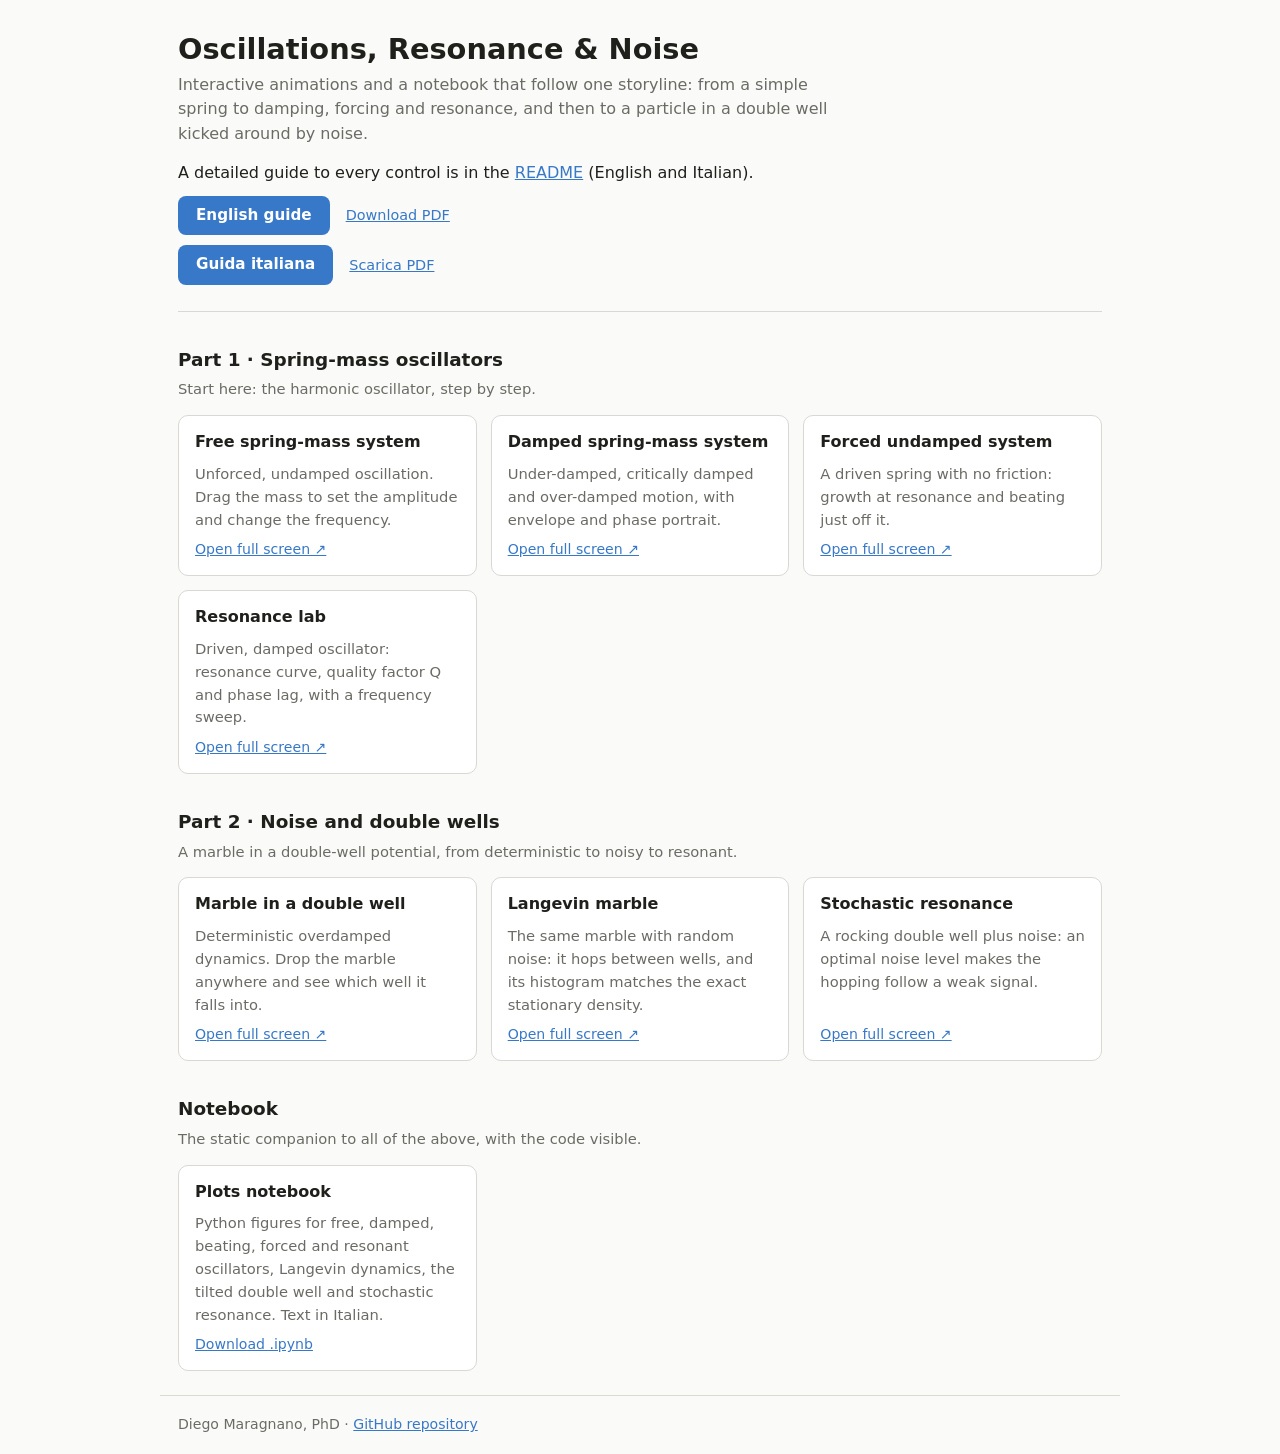
<file: index.html>
<!DOCTYPE html>
<html lang="en">
<head>
<meta charset="utf-8">
<meta name="viewport" content="width=device-width, initial-scale=1">
<title>Oscillations, Resonance &amp; Noise</title>
<link rel="stylesheet" href="style.css">
</head>
<body>
<main class="page">
  <h1>Oscillations, Resonance &amp; Noise</h1>
  <p class="lead">Interactive animations and a notebook that follow one storyline: from a simple spring to damping, forcing and resonance, and then to a particle in a double well kicked around by noise.</p>

  <p class="readme-note">A detailed guide to every control is in the <a href="https://github.com/USERNAME/REPO#readme">README</a> (English and Italian).</p>
  <div class="guides">
    <div class="guide">
      <a class="btn" href="guides/resonance_english_guide.pdf" target="_blank" rel="noopener">English guide</a>
      <a class="dl" href="guides/resonance_english_guide.pdf" download>Download PDF</a>
    </div>
    <div class="guide">
      <a class="btn" href="guides/resonance_italian_guide.pdf" target="_blank" rel="noopener">Guida italiana</a>
      <a class="dl" href="guides/resonance_italian_guide.pdf" download>Scarica PDF</a>
    </div>
  </div>
  <hr class="sep">

  <h2>Part 1 · Spring-mass oscillators</h2>
  <p class="section-note">Start here: the harmonic oscillator, step by step.</p>
  <div class="grid">
    <article class="card">
      <h3><a href="viewer.html?demo=spring_mass">Free spring-mass system</a></h3>
      <p>Unforced, undamped oscillation. Drag the mass to set the amplitude and change the frequency.</p>
      <div class="links"><a href="animations/spring_mass.html">Open full screen ↗</a></div>
    </article>
    <article class="card">
      <h3><a href="viewer.html?demo=damped_spring_mass">Damped spring-mass system</a></h3>
      <p>Under-damped, critically damped and over-damped motion, with envelope and phase portrait.</p>
      <div class="links"><a href="animations/damped_spring_mass.html">Open full screen ↗</a></div>
    </article>
    <article class="card">
      <h3><a href="viewer.html?demo=spring_resonance">Forced undamped system</a></h3>
      <p>A driven spring with no friction: growth at resonance and beating just off it.</p>
      <div class="links"><a href="animations/spring_resonance.html">Open full screen ↗</a></div>
    </article>
    <article class="card">
      <h3><a href="viewer.html?demo=resonance_lab">Resonance lab</a></h3>
      <p>Driven, damped oscillator: resonance curve, quality factor Q and phase lag, with a frequency sweep.</p>
      <div class="links"><a href="animations/resonance_lab.html">Open full screen ↗</a></div>
    </article>
  </div>

  <h2>Part 2 · Noise and double wells</h2>
  <p class="section-note">A marble in a double-well potential, from deterministic to noisy to resonant.</p>
  <div class="grid">
    <article class="card">
      <h3><a href="viewer.html?demo=double_well">Marble in a double well</a></h3>
      <p>Deterministic overdamped dynamics. Drop the marble anywhere and see which well it falls into.</p>
      <div class="links"><a href="animations/double_well.html">Open full screen ↗</a></div>
    </article>
    <article class="card">
      <h3><a href="viewer.html?demo=langevin_marble">Langevin marble</a></h3>
      <p>The same marble with random noise: it hops between wells, and its histogram matches the exact stationary density.</p>
      <div class="links"><a href="animations/langevin_marble.html">Open full screen ↗</a></div>
    </article>
    <article class="card">
      <h3><a href="viewer.html?demo=stochastic_resonance">Stochastic resonance</a></h3>
      <p>A rocking double well plus noise: an optimal noise level makes the hopping follow a weak signal.</p>
      <div class="links"><a href="animations/stochastic_resonance.html">Open full screen ↗</a></div>
    </article>
  </div>

  <h2>Notebook</h2>
  <p class="section-note">The static companion to all of the above, with the code visible.</p>
  <div class="grid">
    <article class="card">
      <h3><a href="notebooks/plots.html">Plots notebook</a></h3>
      <p>Python figures for free, damped, beating, forced and resonant oscillators, Langevin dynamics, the tilted double well and stochastic resonance. Text in Italian.</p>
      <div class="links"><a href="notebooks/plots.ipynb" download>Download .ipynb</a></div>
    </article>
  </div>
</main>
<footer>
  Diego Maragnano, PhD · <a href="https://github.com/USERNAME/REPO">GitHub repository</a>
</footer>
</body>
</html>
</file>
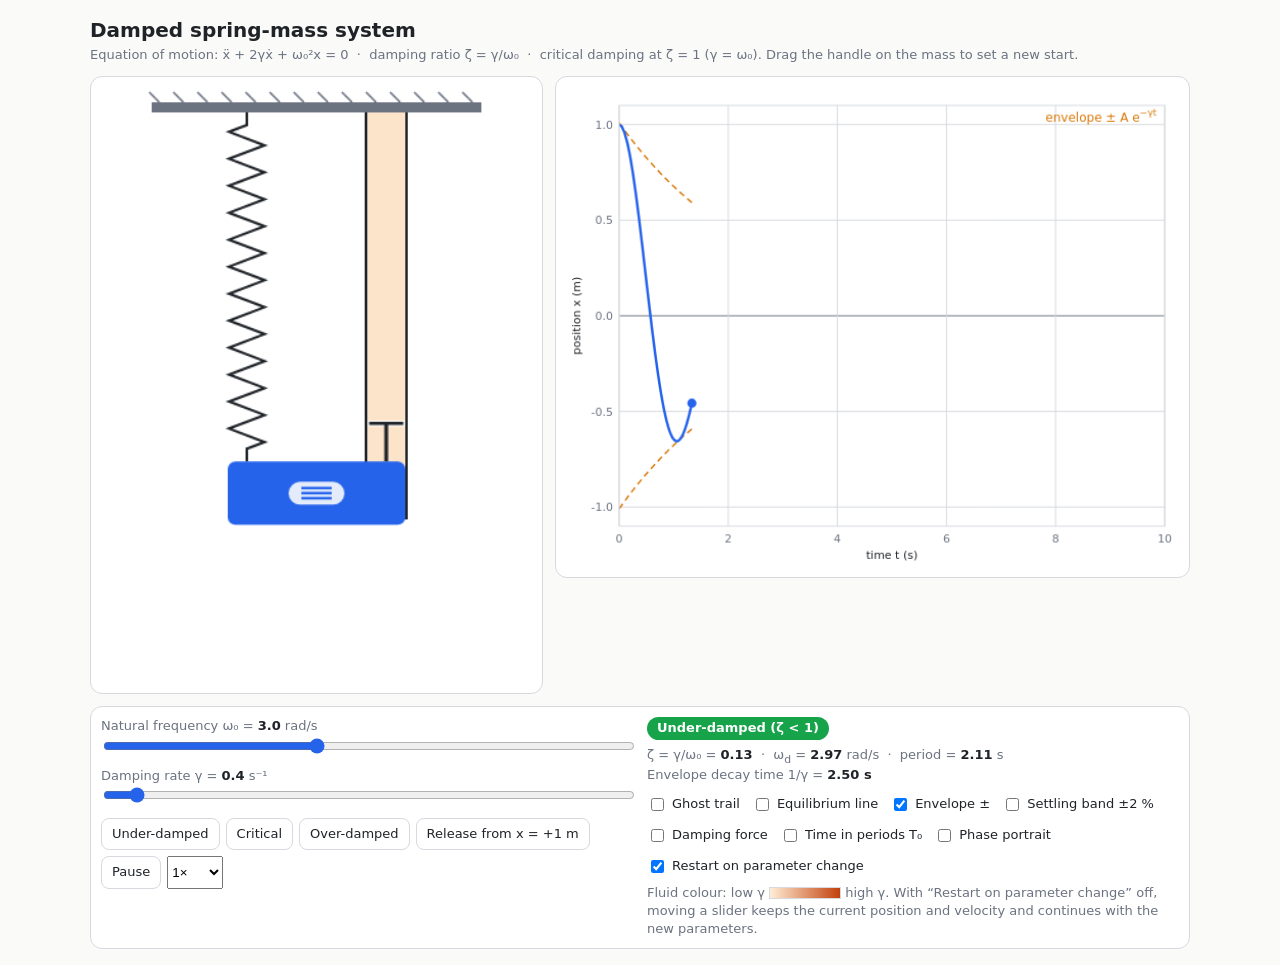
<file: animations/damped_spring_mass.html>
<!DOCTYPE html>
<html lang="en">
<head>
<meta charset="utf-8">
<meta name="viewport" content="width=device-width, initial-scale=1, viewport-fit=cover">
<title>Damped spring-mass system</title>
<style>
:root{
  --bg:#fafaf8;--panel:#fff;--text:#1f2328;--muted:#6b7280;--line:#d6d9de;
  --accent:#2563eb;--curve:#2563eb;--env:#d97706;
  --under:#16a34a;--crit:#d97706;--over:#dc2626;--force:#dc2626;
  box-sizing:border-box;padding-top:env(safe-area-inset-top,0px);padding-bottom:env(safe-area-inset-bottom,0px);
}
@media (prefers-color-scheme:dark){:root:not([data-theme="light"]){
  --bg:#14161a;--panel:#1c1f24;--text:#e6e8eb;--muted:#9aa1ab;--line:#363b43;
  --accent:#60a5fa;--curve:#60a5fa;--env:#fbbf24;
  --under:#4ade80;--crit:#fbbf24;--over:#f87171;--force:#f87171;}}
:root[data-theme="dark"]{
  --bg:#14161a;--panel:#1c1f24;--text:#e6e8eb;--muted:#9aa1ab;--line:#363b43;
  --accent:#60a5fa;--curve:#60a5fa;--env:#fbbf24;
  --under:#4ade80;--crit:#fbbf24;--over:#f87171;--force:#f87171;}
html{scroll-padding-top:env(safe-area-inset-top,0px)}
body{margin:0;background:var(--bg);color:var(--text);font:15px/1.4 system-ui,-apple-system,"Segoe UI",Roboto,sans-serif}
.wrap{max-width:1100px;margin:0 auto;padding:16px}
h1{font-size:20px;margin:0 0 2px}
.sub{color:var(--muted);margin:0 0 12px;font-size:13px}
.grid{display:grid;grid-template-columns:minmax(260px,5fr) 7fr;gap:12px}
@media(max-width:760px){.grid{grid-template-columns:1fr}}
.card{background:var(--panel);border:1px solid var(--line);border-radius:12px;padding:10px}
canvas{width:100%;height:auto;display:block}
#sim{cursor:default}
.ctrl{display:grid;grid-template-columns:repeat(auto-fit,minmax(240px,1fr));gap:14px;margin-top:12px}
label.s{display:block;font-size:13px;color:var(--muted)}
label.s b{color:var(--text);font-variant-numeric:tabular-nums}
input[type=range]{width:100%;accent-color:var(--accent)}
.btns{display:flex;flex-wrap:wrap;gap:6px}
button{font:inherit;font-size:13px;padding:6px 10px;border:1px solid var(--line);border-radius:8px;background:var(--panel);color:var(--text);cursor:pointer}
button:hover{border-color:var(--accent)}
.chk{display:flex;flex-wrap:wrap;gap:12px;font-size:13px}
.chk label{display:flex;align-items:center;gap:5px}
.badge{display:inline-block;padding:2px 10px;border-radius:99px;font-weight:600;font-size:13px;color:#fff;background:var(--muted)}
.info{font-size:13px;color:var(--muted);margin-top:6px;font-variant-numeric:tabular-nums}
.info b{color:var(--text)}
.eq{font-size:13px;color:var(--muted);margin-top:8px}
.bar{display:inline-block;width:70px;height:10px;vertical-align:middle;border:1px solid var(--line);background:linear-gradient(90deg,rgb(255,237,213),rgb(194,65,12))}
</style>
</head>
<body>
<div class="wrap">
  <h1>Damped spring-mass system</h1>
  <p class="sub">Equation of motion: ẍ + 2γẋ + ω₀²x = 0 &nbsp;·&nbsp; damping ratio ζ = γ/ω₀ &nbsp;·&nbsp; critical damping at ζ = 1 (γ = ω₀). Drag the handle on the mass to set a new start.</p>
  <div class="grid">
    <div class="card"><canvas id="sim"></canvas></div>
    <div><div class="card"><canvas id="plot"></canvas></div><div class="card" id="phCard" style="margin-top:12px;display:none"><canvas id="phase"></canvas></div></div>
  </div>
  <div class="card ctrl" style="margin-top:12px">
    <div>
      <label class="s">Natural frequency ω₀ = <b id="w0v"></b> rad/s
        <input type="range" id="w0" min="1" max="6" step="0.1" value="3"></label>
      <label class="s" style="margin-top:8px">Damping rate γ = <b id="gv"></b> s⁻¹
        <input type="range" id="g" min="0" max="8" step="0.1" value="0.4"></label>
      <div class="btns" style="margin-top:10px">
        <button id="bU">Under-damped</button><button id="bC">Critical</button><button id="bO">Over-damped</button>
        <button id="bR">Release from x = +1 m</button><button id="bP">Pause</button><select id="spd" title="Speed"><option value="0.25">0.25×</option><option value="0.5">0.5×</option><option value="1" selected>1×</option></select>
      </div>
    </div>
    <div>
      <span class="badge" id="badge"></span>
      <div class="info" id="info"></div>
      <div class="chk" style="margin-top:10px">
        <label><input type="checkbox" id="cTrail"> Ghost trail</label>
        <label><input type="checkbox" id="cEq"> Equilibrium line</label>
        <label id="lEnv" title="Available in the under-damped regime only"><input type="checkbox" id="cEnv" checked> Envelope ±</label>
        <label><input type="checkbox" id="cBand"> Settling band ±2 %</label>
        <label><input type="checkbox" id="cF"> Damping force</label>
        <label><input type="checkbox" id="cPer"> Time in periods T₀</label>
        <label><input type="checkbox" id="cPh"> Phase portrait</label>
        <label><input type="checkbox" id="cRestart" checked> Restart on parameter change</label>
      </div>
      <div class="eq">Fluid colour: low γ <i class="bar"></i> high γ. With “Restart on parameter change” off, moving a slider keeps the current position and velocity and continues with the new parameters.</div>
    </div>
  </div>
</div>
<script>
(function(){
const $=id=>document.getElementById(id);
const css=n=>getComputedStyle(document.documentElement).getPropertyValue(n).trim();
const dpr=Math.min(window.devicePixelRatio||1,2);
function setup(c,w,h){c.width=w*dpr;c.height=h*dpr;c.dataset.w=w;c.dataset.h=h;const x=c.getContext('2d');x.setTransform(dpr,0,0,dpr,0,0);return x;}
const sim=$('sim'),plot=$('plot'),phase=$('phase');
const SW=340,SH=470,PW=600,PH=470,QH=340;
const sc=setup(sim,SW,SH),pc=setup(plot,PW,PH),qc=setup(phase,PW,QH);

const WIN=10,YMAX=1.1,A=1;
let w0=3,g=0.4;
let simT=0,t0=0,x0=A,v0=0,amp0=0,hist=[],trail=[],dragging=false,dragX=0,last=null,paused=false,speed=1,tSettle=null;

function regime(){const z=g/w0;if(Math.abs(z-1)<0.02)return'crit';return z<1?'under':'over';}
function state(t){
  const tau=t-t0,r2=g*g-w0*w0;
  if(Math.abs(r2)<1e-9){const e=Math.exp(-g*tau),b=v0+g*x0;
    return{x:e*(x0+b*tau),v:e*(b-g*(x0+b*tau))};}
  if(r2<0){const wd=Math.sqrt(-r2),e=Math.exp(-g*tau),b=(v0+g*x0)/wd,c=Math.cos(wd*tau),s=Math.sin(wd*tau);
    const x=e*(x0*c+b*s);return{x:x,v:-g*x+e*wd*(-x0*s+b*c)};}
  const r=Math.sqrt(r2),s1=-g+r,s2=-g-r,c1=(v0-s2*x0)/(s1-s2),c2=x0-c1,e1=Math.exp(s1*tau),e2=Math.exp(s2*tau);
  return{x:c1*e1+c2*e2,v:c1*s1*e1+c2*s2*e2};
}
function envAt(t){
  const r2=g*g-w0*w0;if(r2>=0||regime()!=='under')return NaN;
  return amp0*Math.exp(-g*(t-t0));
}
function rebase(x,v){
  x0=x;v0=v;t0=simT;
  const r2=g*g-w0*w0;
  if(r2<-1e-9){const wd=Math.sqrt(-r2);amp0=Math.hypot(x0,(v0+g*x0)/wd);}else amp0=0;
}
function cur(){return dragging?{x:dragX,v:0}:state(simT);}
function release(){simT=0;hist=[];trail=[];dragging=false;tSettle=null;rebase(A,0);}

function sliders(){
  w0=+$('w0').value;g=+$('g').value;
  $('w0v').textContent=w0.toFixed(1);$('gv').textContent=g.toFixed(1);
  info();
}
function info(){
  const z=g/w0,rg=regime(),b=$('badge');
  const names={under:'Under-damped (ζ < 1)',crit:Math.abs(g-w0)<1e-9?'Critically damped (ζ = 1)':'Nearly critical (ζ ≈ 1)',over:'Over-damped (ζ > 1)'};
  b.textContent=names[rg];const bc=css('--'+rg),hx=bc.replace('#','');b.style.background=bc;b.style.color=(0.299*parseInt(hx.slice(0,2),16)+0.587*parseInt(hx.slice(2,4),16)+0.114*parseInt(hx.slice(4,6),16))>140?'#111':'#fff';$('cEnv').disabled=rg!=='under';$('lEnv').style.opacity=rg==='under'?1:0.5;
  let h='ζ = γ/ω₀ = <b>'+z.toFixed(2)+'</b>';
  if(rg==='under'){const wd=Math.sqrt(w0*w0-g*g);h+=' &nbsp;·&nbsp; ω<sub>d</sub> = <b>'+wd.toFixed(2)+'</b> rad/s &nbsp;·&nbsp; period = <b>'+(2*Math.PI/wd).toFixed(2)+'</b> s';
    h+='<br>Envelope decay time 1/γ = <b>'+(g>0?(1/g).toFixed(2)+' s':'∞')+'</b>';}
  else if(rg==='crit'){h+='<br>Fastest return to rest without oscillation. Time scale 1/γ = <b>'+(1/g).toFixed(2)+' s</b>';}
  else{const r=Math.sqrt(g*g-w0*w0);h+='<br>Slow time constant 1/(γ − √(γ²−ω₀²)) = <b>'+(1/(g-r)).toFixed(2)+' s</b>';}
  $('info').innerHTML=h;
}
function onSlide(){const c=cur();sliders();if($('cRestart').checked)release();else rebase(c.x,c.v);}
$('w0').oninput=onSlide;$('g').oninput=onSlide;
function preset(w,gg){$('w0').value=w;$('g').value=gg;sliders();release();}
$('bU').onclick=()=>preset(3,0.4);
$('bC').onclick=()=>preset(3,3);
$('bO').onclick=()=>preset(3,7);
$('bP').onclick=()=>{paused=!paused;$('bP').textContent=paused?'Play':'Pause';};
$('spd').onchange=e=>{speed=+e.target.value;};
$('bR').onclick=release;

/* ---------- pointer drag on the mass ---------- */
const CX=170,CEIL=20,YEQ=270,PX=110,MH=50,MW=140;
function ptr(e){const r=sim.getBoundingClientRect();return{x:(e.clientX-r.left)*SW/r.width,y:(e.clientY-r.top)*SH/r.height};}
function onHandle(p,x){return Math.abs(p.x-CX)<34&&Math.abs(p.y-(YEQ-x*PX))<22;}
sim.addEventListener('pointerdown',e=>{
  const c=cur();
  if(onHandle(ptr(e),c.x)){dragging=true;dragX=c.x;sim.setPointerCapture(e.pointerId);sim.style.cursor='grabbing';}
});
sim.addEventListener('pointermove',e=>{
  if(!dragging){sim.style.cursor=onHandle(ptr(e),cur().x)?'grab':'default';return;}
  dragX=Math.max(-A,Math.min(A,(YEQ-ptr(e).y)/PX));
});
function up(){if(!dragging)return;dragging=false;sim.style.cursor='grab';rebase(dragX,0);}
sim.addEventListener('pointerup',up);sim.addEventListener('pointercancel',up);
sim.addEventListener('touchstart',e=>{if(onHandle(ptr(e.touches[0]),cur().x))e.preventDefault();},{passive:false});

/* ---------- drawing helpers ---------- */
function arrow(c,x1,y1,x2,y2,col){
  c.strokeStyle=col;c.fillStyle=col;c.lineWidth=2.5;
  c.beginPath();c.moveTo(x1,y1);c.lineTo(x2,y2);c.stroke();
  const d=Math.sign(y2-y1)||1;
  c.beginPath();c.moveTo(x2,y2);c.lineTo(x2-5,y2-d*9);c.lineTo(x2+5,y2-d*9);c.closePath();c.fill();
}
function drawSim(s){
  const c=sc,text=css('--text'),muted=css('--muted'),mass=css('--curve');
  c.clearRect(0,0,SW,SH);
  const cy=YEQ-s.x*PX,top=cy-MH/2;
  // ceiling
  c.fillStyle=muted;c.fillRect(40,CEIL-8,260,8);
  c.strokeStyle=muted;c.lineWidth=1.5;
  for(let i=0;i<14;i++){c.beginPath();c.moveTo(46+i*19,CEIL-8);c.lineTo(38+i*19,CEIL-16);c.stroke();}
  // equilibrium line
  if($('cEq').checked){c.setLineDash([6,5]);c.strokeStyle=muted;c.lineWidth=1;c.beginPath();c.moveTo(20,YEQ);c.lineTo(SW-20,YEQ);c.stroke();c.setLineDash([]);
    c.fillStyle=muted;c.font='11px system-ui,sans-serif';c.textAlign='left';c.fillText('x = 0',22,YEQ-5);}
  // ghost trail
  if($('cTrail').checked){
    for(let i=0;i<trail.length;i++){const a=(i+1)/trail.length*0.28;
      c.strokeStyle=mass;c.globalAlpha=a;c.lineWidth=1.5;c.strokeRect(CX-MW/2,YEQ-trail[i]*PX-MH/2,MW,MH);}
    c.globalAlpha=1;}
  // spring
  const sx=CX-55,n=24,y0=CEIL+10,y1=top-10;
  c.strokeStyle=text;c.lineWidth=2;c.beginPath();c.moveTo(sx,CEIL);c.lineTo(sx,y0);
  for(let i=1;i<=n;i++){const yy=y0+(y1-y0)*(i-0.5)/n;c.lineTo(sx+(i%2?-14:14),yy);}
  c.lineTo(sx,y1);c.lineTo(sx,top);c.stroke();
  // dashpot
  const dx=CX+55,cw=32,cb=340,gk=Math.min(1,g/8);
  c.fillStyle='rgb('+Math.round(255-61*gk)+','+Math.round(237-172*gk)+','+Math.round(213-201*gk)+')';c.fillRect(dx-cw/2,CEIL,cw,cb-CEIL);
  c.strokeStyle=text;c.lineWidth=2;
  c.beginPath();c.moveTo(dx-cw/2,CEIL);c.lineTo(dx-cw/2,cb);c.lineTo(dx-5,cb);c.moveTo(dx+5,cb);c.lineTo(dx+cw/2,cb);c.lineTo(dx+cw/2,CEIL);c.stroke();
  const hy=top-30,ht=3+g*1.2;
  c.fillStyle=text;c.fillRect(dx-cw/2+2,hy-ht/2,cw-4,ht);c.strokeStyle=css('--panel');c.lineWidth=1;c.strokeRect(dx-cw/2+2,hy-ht/2,cw-4,ht);c.strokeStyle=text;c.lineWidth=3;
  c.lineWidth=3;c.beginPath();c.moveTo(dx,hy);c.lineTo(dx,top);c.stroke();
  // mass
  c.fillStyle=mass;c.beginPath();c.roundRect(CX-MW/2,top,MW,MH,6);c.fill();
  if(dragging){c.strokeStyle=css('--text');c.lineWidth=2.5;c.stroke();}
  c.fillStyle='rgba(255,255,255,0.88)';c.beginPath();c.roundRect(CX-22,cy-9,44,18,9);c.fill();
  c.strokeStyle=mass;c.lineWidth=2;c.beginPath();for(const dy of[-4,0,4]){c.moveTo(CX-12,cy+dy);c.lineTo(CX+12,cy+dy);}c.stroke();
  if($('cF').checked){const len=Math.max(-90,Math.min(90,-2*g*s.v*9)),fx=CX+MW/2+22;
    if(Math.abs(len)>3)arrow(c,fx,cy,fx,cy-len,css('--force'));
    c.fillStyle=css('--force');c.textAlign='left';c.font='11px system-ui,sans-serif';c.fillText('−2γẋ',CX+MW/2+8,cy-MH/2-4);}
}
function drawPlot(){
  const c=pc,L=52,R=PW-14,T=18,B=PH-40,muted=css('--muted'),line=css('--line'),text=css('--text');
  c.clearRect(0,0,PW,PH);
  const tmax=Math.max(WIN,simT),tmin=tmax-WIN;
  const X=t=>L+(t-tmin)/WIN*(R-L),Y=v=>T+(YMAX-v)/(2*YMAX)*(B-T);
  c.font='11px system-ui,sans-serif';c.lineWidth=1;
  // grid and ticks
  c.textAlign='right';
  for(const v of[-1,-0.5,0,0.5,1]){c.strokeStyle=v===0?muted:line;c.beginPath();c.moveTo(L,Y(v));c.lineTo(R,Y(v));c.stroke();c.fillStyle=muted;c.fillText(v.toFixed(1),L-6,Y(v)+4);}
  c.textAlign='center';
  const per=$('cPer').checked,P=2*Math.PI/w0;let st=2,u=1;
  if(per){u=P;st=[0.25,0.5,1,2,5].find(q=>WIN/(P*q)<=6)||5;}
  for(let k=Math.ceil(tmin/(st*u)-1e-9);k*st*u<=tmax+1e-6;k++){const tt=k*st*u;c.strokeStyle=line;c.beginPath();c.moveTo(X(tt),T);c.lineTo(X(tt),B);c.stroke();c.fillStyle=muted;c.fillText(String(+(k*st).toFixed(2)),X(tt),B+16);}
  c.fillStyle=text;c.fillText(per?'time t / T₀   (T₀ = 2π/ω₀ = '+P.toFixed(2)+' s)':'time t (s)',(L+R)/2,PH-8);
  c.save();c.translate(14,(T+B)/2);c.rotate(-Math.PI/2);c.fillText('position x (m)',0,0);c.restore();
  c.save();c.beginPath();c.rect(L,T,R-L,B-T);c.clip();
  if($('cBand').checked){c.fillStyle=css('--muted');c.globalAlpha=0.22;c.fillRect(L,Y(0.02),R-L,Y(-0.02)-Y(0.02));c.globalAlpha=1;
    if(tSettle!==null&&tSettle>=tmin){c.strokeStyle=css('--under');c.lineWidth=1.5;c.setLineDash([2,3]);c.beginPath();c.moveTo(X(tSettle),T);c.lineTo(X(tSettle),B);c.stroke();c.setLineDash([]);}}
  // envelope
  if($('cEnv').checked){
    c.strokeStyle=css('--env');c.lineWidth=1.5;c.setLineDash([6,4]);
    for(const sg of[1,-1]){c.beginPath();let pen=false;
      for(const p of hist){if(isNaN(p.e)){pen=false;continue;}
        const xx=X(p.t),yy=Y(sg*p.e);if(!pen){c.moveTo(xx,yy);pen=true;}else c.lineTo(xx,yy);}
      c.stroke();}
    c.setLineDash([]);}
  // curve
  c.strokeStyle=css('--curve');c.lineWidth=2.5;c.beginPath();
  hist.forEach((p,i)=>{const xx=X(p.t),yy=Y(p.x);i?c.lineTo(xx,yy):c.moveTo(xx,yy);});c.stroke();
  const lp=hist[hist.length-1];
  if(lp){c.fillStyle=css('--curve');c.beginPath();c.arc(X(lp.t),Y(lp.x),4.5,0,7);c.fill();}
  c.restore();
  if($('cBand').checked){c.fillStyle=text;c.textAlign='left';c.font='12px system-ui,sans-serif';c.fillText('Settling time (2 %): '+(tSettle===null?'not yet':per?(tSettle/P).toFixed(2)+' T₀':tSettle.toFixed(2)+' s'),L+8,T+16);}
  c.strokeStyle=line;c.strokeRect(L,T,R-L,B-T);
  if($('cEnv').checked&&regime()==='under'){
    c.fillStyle=css('--env');c.textAlign='left';
    c.font='12px system-ui,sans-serif';const base='envelope ± A e',bw=c.measureText(base).width;
    c.font='9px system-ui,sans-serif';const sup='−γt',sw=c.measureText(sup).width;
    const xl=R-8-bw-sw;
    c.font='12px system-ui,sans-serif';c.fillText(base,xl,T+16);
    c.font='9px system-ui,sans-serif';c.fillText(sup,xl+bw,T+10);
    c.font='11px system-ui,sans-serif';}
}
function drawPhase(){
  if(!$('cPh').checked)return;
  const c=qc,T=14,B=QH-36,W=B-T,L=(PW-W)/2,R=L+W,muted=css('--muted'),gl=css('--line'),text=css('--text');
  c.clearRect(0,0,PW,QH);
  const X=v=>L+(v+YMAX)/(2*YMAX)*W,Y=v=>T+(YMAX-v)/(2*YMAX)*W;
  c.font='11px system-ui,sans-serif';c.lineWidth=1;
  for(const v of[-1,-0.5,0,0.5,1]){
    c.strokeStyle=v===0?muted:gl;c.beginPath();c.moveTo(L,Y(v));c.lineTo(R,Y(v));c.moveTo(X(v),T);c.lineTo(X(v),B);c.stroke();
    c.fillStyle=muted;c.textAlign='right';c.fillText(v.toFixed(1),L-6,Y(v)+4);c.textAlign='center';c.fillText(v.toFixed(1),X(v),B+14);}
  c.fillStyle=text;c.fillText('position x (m)',(L+R)/2,QH-6);
  c.save();c.translate(L-36,(T+B)/2);c.rotate(-Math.PI/2);c.fillText('velocity ẋ/ω₀ (m)',0,0);c.restore();
  c.save();c.beginPath();c.rect(L,T,W,W);c.clip();
  c.strokeStyle=css('--curve');c.lineWidth=2;c.beginPath();
  hist.forEach((p,i)=>{const xx=X(p.x),yy=Y(p.q);i?c.lineTo(xx,yy):c.moveTo(xx,yy);});c.stroke();
  const lp=hist[hist.length-1];
  if(lp){c.fillStyle=css('--curve');c.beginPath();c.arc(X(lp.x),Y(lp.q),4.5,0,7);c.fill();}
  c.restore();c.strokeStyle=gl;c.strokeRect(L,T,W,W);
}
function frame(ts){
  if(last===null)last=ts;
  const dt=Math.min(0.05,(ts-last)/1000);last=ts;
  const adv=!dragging&&!paused;
  if(adv)simT+=dt*speed;
  const s=cur();
  if(Math.abs(s.x)>0.02)tSettle=null;else if(adv&&tSettle===null)tSettle=simT;
  if(adv)hist.push({t:simT,x:s.x,v:s.v,q:s.v/w0,e:envAt(simT)});
  else if(hist.length){const hl=hist[hist.length-1];hl.x=s.x;hl.v=s.v;hl.q=s.v/w0;}
  while(hist.length&&hist[0].t<simT-WIN-0.5)hist.shift();
  if(!paused||dragging){trail.push(s.x);if(trail.length>40)trail.shift();}
   
  drawSim(s);drawPlot();drawPhase();
  requestAnimationFrame(frame);
}
$('cTrail').onchange=()=>{trail=[];};
$('cPh').onchange=e=>{$('phCard').style.display=e.target.checked?'block':'none';};
window.matchMedia&&window.matchMedia('(prefers-color-scheme: dark)').addEventListener('change',info);
sliders();release();
requestAnimationFrame(frame);
})();
</script>
</body>
</html>
</file>
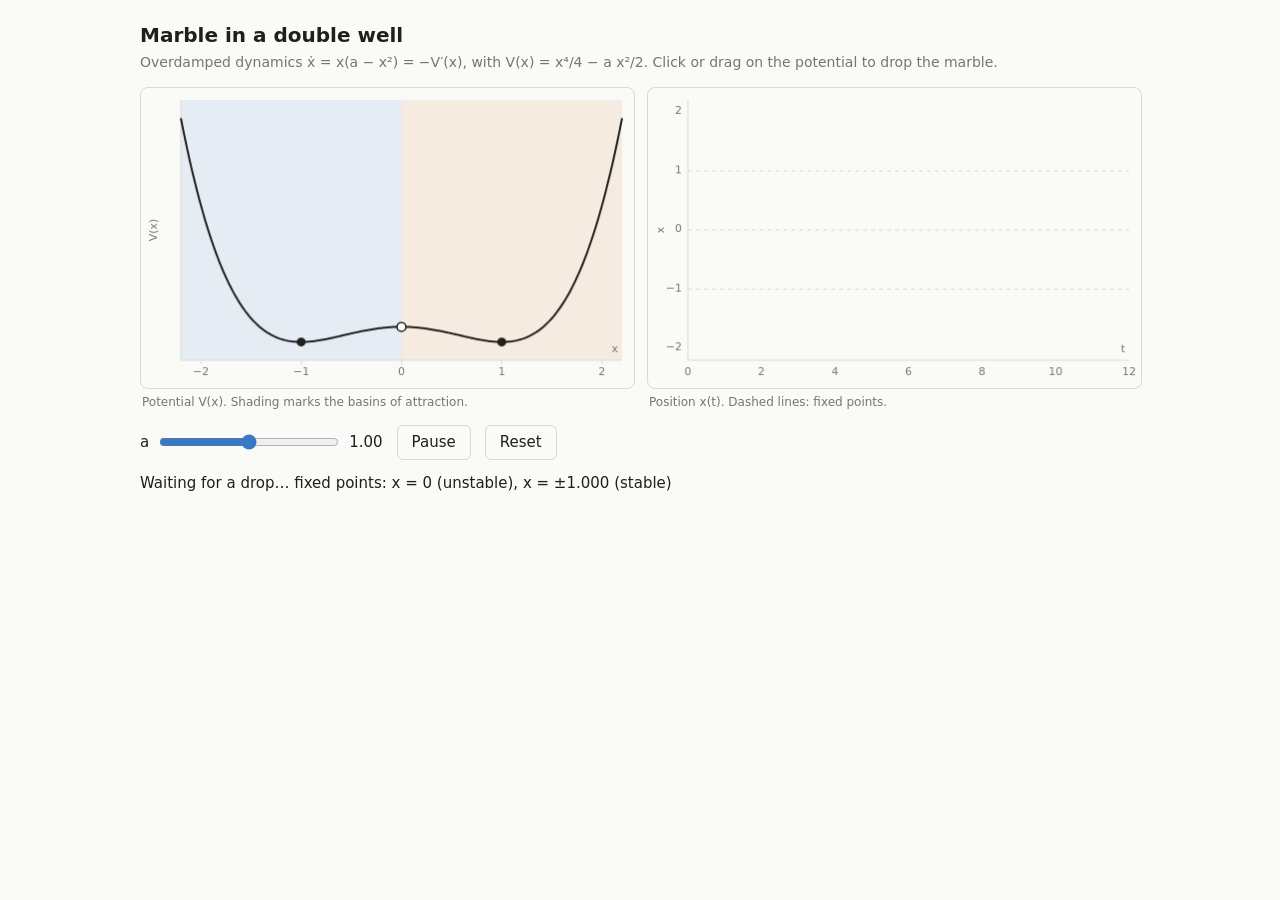
<file: animations/double_well.html>
<!DOCTYPE html>
<html lang="en">
<head>
<meta charset="utf-8">
<meta name="viewport" content="width=device-width, initial-scale=1, viewport-fit=cover">
<title>Marble in a double well</title>
<style>
:root{--bg:#fafaf8;--fg:#1f1f1c;--muted:#76766f;--line:#d9d9d2;--curve:#1f1f1c;--left:rgba(55,120,200,.10);--right:rgba(220,120,40,.11);--marble:#c8452d;--trace:#c8452d;--accent:#3778c8;
box-sizing:border-box;padding-top:env(safe-area-inset-top,0px);padding-bottom:env(safe-area-inset-bottom,0px)}
@media (prefers-color-scheme:dark){:root:not([data-theme="light"]){--bg:#171716;--fg:#ecece6;--muted:#9a9a92;--line:#34342f;--curve:#ecece6;--left:rgba(90,150,230,.16);--right:rgba(240,150,70,.16);--marble:#ff6b4a;--trace:#ff6b4a;--accent:#6aa5ee}}
:root[data-theme="dark"]{--bg:#171716;--fg:#ecece6;--muted:#9a9a92;--line:#34342f;--curve:#ecece6;--left:rgba(90,150,230,.16);--right:rgba(240,150,70,.16);--marble:#ff6b4a;--trace:#ff6b4a;--accent:#6aa5ee}
html{scroll-padding-top:env(safe-area-inset-top,0px)}
body{margin:0;background:var(--bg);color:var(--fg);font:15px/1.5 system-ui,-apple-system,"Segoe UI",Roboto,sans-serif}
main{max-width:1000px;margin:0 auto;padding:20px 16px 28px}
h1{font-size:20px;font-weight:600;margin:0 0 2px}
.sub{color:var(--muted);margin:0 0 14px;font-size:14px}
.grid{display:grid;grid-template-columns:1fr 1fr;gap:14px}
@media (max-width:720px){.grid{grid-template-columns:1fr}}
canvas{width:100%;height:300px;display:block;border:1px solid var(--line);border-radius:8px;touch-action:none}
#pot{cursor:crosshair}
.cap{color:var(--muted);font-size:12px;margin:4px 2px 0}
.ctl{display:flex;flex-wrap:wrap;align-items:center;gap:14px;margin-top:14px}
.ctl label{display:flex;align-items:center;gap:8px}
input[type=range]{width:180px;accent-color:var(--accent)}
button{font:inherit;color:var(--fg);background:transparent;border:1px solid var(--line);border-radius:6px;padding:5px 14px;cursor:pointer}
button:hover{border-color:var(--muted)}
#read{margin-top:12px;font-variant-numeric:tabular-nums;min-height:1.5em}
</style>
</head>
<body>
<main>
<h1>Marble in a double well</h1>
<p class="sub">Overdamped dynamics ẋ = x(a − x²) = −V′(x), with V(x) = x⁴/4 − a x²/2. Click or drag on the potential to drop the marble.</p>
<div class="grid">
<div><canvas id="pot"></canvas><div class="cap">Potential V(x). Shading marks the basins of attraction.</div></div>
<div><canvas id="ts"></canvas><div class="cap">Position x(t). Dashed lines: fixed points.</div></div>
</div>
<div class="ctl">
<label>a <input id="a" type="range" min="-1" max="3" step="0.05" value="1"><span id="av">1.00</span></label>
<button id="pp">Pause</button>
<button id="rs">Reset</button>
</div>
<div id="read"></div>
</main>
<script>
(function(){
var XM=2.2, SPEED=1.5, TW=12;
var a=1, x=null, t=0, hist=[], running=true, dragging=false, last=null;
var pot=cv('pot'), ts=cv('ts');
function cv(id){var c=document.getElementById(id);return {c:c,g:c.getContext('2d'),w:0,h:0}}
function size(o){var r=o.c.getBoundingClientRect(),d=window.devicePixelRatio||1;o.w=r.width;o.h=r.height;o.c.width=r.width*d;o.c.height=r.height*d;o.g.setTransform(d,0,0,d,0,0)}
function sizeAll(){size(pot);size(ts);draw()}
window.addEventListener('resize',sizeAll);
if(window.ResizeObserver){new ResizeObserver(sizeAll).observe(pot.c)}
var M={l:40,r:12,t:12,b:28};
function V(u){return u*u*u*u/4-a*u*u/2}
function vr(){return [Math.min(-a*a/4,0)-0.3, Math.max(V(XM),0)+0.3]}
function css(n){return getComputedStyle(document.documentElement).getPropertyValue(n).trim()}
function PX(o,u){return M.l+(u+XM)/(2*XM)*(o.w-M.l-M.r)}
function PY(o,v,r){return o.h-M.b-(v-r[0])/(r[1]-r[0])*(o.h-M.t-M.b)}
function f(u){return u*(a-u*u)}
function step(dt){var n=Math.ceil(dt/0.01),h=dt/n;for(var i=0;i<n;i++){var k1=f(x),k2=f(x+h*k1/2),k3=f(x+h*k2/2),k4=f(x+h*k3);x+=h*(k1+2*k2+2*k3+k4)/6;t+=h;hist.push([t,x])}}
function fixed(){return a>0?[Math.sqrt(a)]:[]}
function txt(g,s,x0,y0,al){g.textAlign=al||'center';g.fillText(s,x0,y0)}
function axes(o,g,fg,mu,ln){
 g.strokeStyle=ln;g.lineWidth=1;g.beginPath();g.moveTo(M.l,o.h-M.b);g.lineTo(o.w-M.r,o.h-M.b);g.moveTo(M.l,M.t);g.lineTo(M.l,o.h-M.b);g.stroke();
}
function drawPot(){
 var o=pot,g=o.g,fg=css('--fg'),mu=css('--muted'),ln=css('--line'),r=vr();
 g.clearRect(0,0,o.w,o.h);
 var x0=PX(o,0),top=M.t,bot=o.h-M.b;
 if(a>0){g.fillStyle=css('--left');g.fillRect(M.l,top,x0-M.l,bot-top);g.fillStyle=css('--right');g.fillRect(x0,top,o.w-M.r-x0,bot-top)}
 axes(o,g,fg,mu,ln);
 g.font='11px system-ui,sans-serif';g.fillStyle=mu;g.textBaseline='top';
 for(var k=-2;k<=2;k++){var px=PX(o,k);g.strokeStyle=ln;g.beginPath();g.moveTo(px,bot);g.lineTo(px,bot+4);g.stroke();txt(g,String(k).replace('-','−'),px,bot+7)}
 txt(g,'x',o.w-M.r-4,bot-16,'right');g.save();g.translate(12,(top+bot)/2);g.rotate(-Math.PI/2);txt(g,'V(x)',0,-4);g.restore();
 g.strokeStyle=css('--curve');g.lineWidth=2;g.beginPath();
 for(var i=0;i<=300;i++){var u=-XM+2*XM*i/300,px=PX(o,u),py=PY(o,V(u),r);i?g.lineTo(px,py):g.moveTo(px,py)}
 g.stroke();
 // fixed points
 var fs=fixed();g.lineWidth=1.5;g.strokeStyle=fg;
 function dot(u,filled){g.beginPath();g.arc(PX(o,u),PY(o,V(u),r),4.5,0,7);if(filled){g.fillStyle=fg;g.fill()}else{g.fillStyle=css('--bg');g.fill();g.stroke()}}
 if(a>0){dot(0,false);dot(fs[0],true);dot(-fs[0],true)}else dot(0,true);
 // marble
 if(x!==null){
  var R=9,px=PX(o,x),py=PY(o,V(x),r),e=1e-3;
  var s=(PY(o,V(x+e),r)-PY(o,V(x-e),r))/(PX(o,x+e)-PX(o,x-e)),n=Math.sqrt(1+s*s);
  g.fillStyle=css('--marble');g.beginPath();g.arc(px+R*s/n,py-R/n,R,0,7);g.fill();
 }
}
function drawTs(){
 var o=ts,g=o.g,mu=css('--muted'),ln=css('--line'),fg=css('--fg');
 g.clearRect(0,0,o.w,o.h);axes(o,g,fg,mu,ln);
 var bot=o.h-M.b,t1=Math.max(TW,t),t0=t1-TW;
 function TX(u){return M.l+(u-t0)/TW*(o.w-M.l-M.r)}
 function YY(u){return PY(o,u,[-XM,XM])}
 g.font='11px system-ui,sans-serif';g.fillStyle=mu;g.textBaseline='top';
 for(var k=-2;k<=2;k++){txt(g,String(k).replace('-','−'),M.l-6,YY(k)-6,'right')}
 var step_=2;for(var tk=Math.ceil(t0/step_)*step_;tk<=t1;tk+=step_){txt(g,String(tk),TX(tk),bot+7)}
 txt(g,'t',o.w-M.r-4,bot-16,'right');g.save();g.translate(12,(M.t+bot)/2);g.rotate(-Math.PI/2);txt(g,'x',0,-4);g.restore();
 g.setLineDash([4,4]);g.strokeStyle=ln;g.lineWidth=1;
 var ls=[0].concat(fixed().length?[fixed()[0],-fixed()[0]]:[]);
 ls.forEach(function(u){g.beginPath();g.moveTo(M.l,YY(u));g.lineTo(o.w-M.r,YY(u));g.stroke()});
 g.setLineDash([]);
 if(hist.length>1){g.strokeStyle=css('--trace');g.lineWidth=2;g.beginPath();var first=true;
  for(var i=0;i<hist.length;i++){var h=hist[i];if(h[0]<t0)continue;var px=TX(h[0]),py=YY(h[1]);first?g.moveTo(px,py):g.lineTo(px,py);first=false}
  g.stroke()}
}
function draw(){drawPot();drawTs();readout()}
function readout(){
 var el=document.getElementById('read'),s=Math.sqrt(Math.max(a,0)),F=function(v){return v.toFixed(3).replace('-','−')};
 if(x===null){el.textContent='Waiting for a drop… fixed points: '+(a>0?'x = 0 (unstable), x = ±'+F(s)+' (stable)':'x = 0 (stable, the only one)');return}
 var dest;
 if(a<=0)dest='x = 0';else if(Math.abs(x)<1e-9)dest='staying at x = 0';else dest=(x>0?'x = +':'x = −')+F(s);
 var rest=Math.abs(f(x))<1e-4;
 el.textContent='t = '+t.toFixed(2)+'   x = '+F(x)+'   '+(rest?'at rest at '+dest.replace('staying at ',''):'heading to '+dest);
}
function frame(ts_){
 if(last===null)last=ts_;var dt=Math.min((ts_-last)/1000,0.05);last=ts_;
 if(x!==null&&running&&!dragging&&Math.abs(f(x))>1e-6){step(dt*SPEED);if(hist.length>20000)hist.splice(0,5000)}
 draw();requestAnimationFrame(frame);
}
function place(ev){
 var r=pot.c.getBoundingClientRect(),px=ev.clientX-r.left;
 var u=(px-M.l)/(pot.w-M.l-M.r)*2*XM-XM;u=Math.max(-XM,Math.min(XM,u));
 x=u;t=0;hist=[[0,x]];
}
pot.c.addEventListener('pointerdown',function(e){dragging=true;pot.c.setPointerCapture(e.pointerId);place(e)});
pot.c.addEventListener('pointermove',function(e){if(dragging)place(e)});
function up(){dragging=false}
pot.c.addEventListener('pointerup',up);pot.c.addEventListener('pointercancel',up);
var sl=document.getElementById('a');
sl.addEventListener('input',function(){a=parseFloat(sl.value);document.getElementById('av').textContent=a.toFixed(2)});
var pp=document.getElementById('pp');
pp.addEventListener('click',function(){running=!running;pp.textContent=running?'Pause':'Play'});
document.getElementById('rs').addEventListener('click',function(){x=null;t=0;hist=[];running=true;pp.textContent='Pause'});
sizeAll();requestAnimationFrame(frame);
})();
</script>
</body>
</html>
</file>
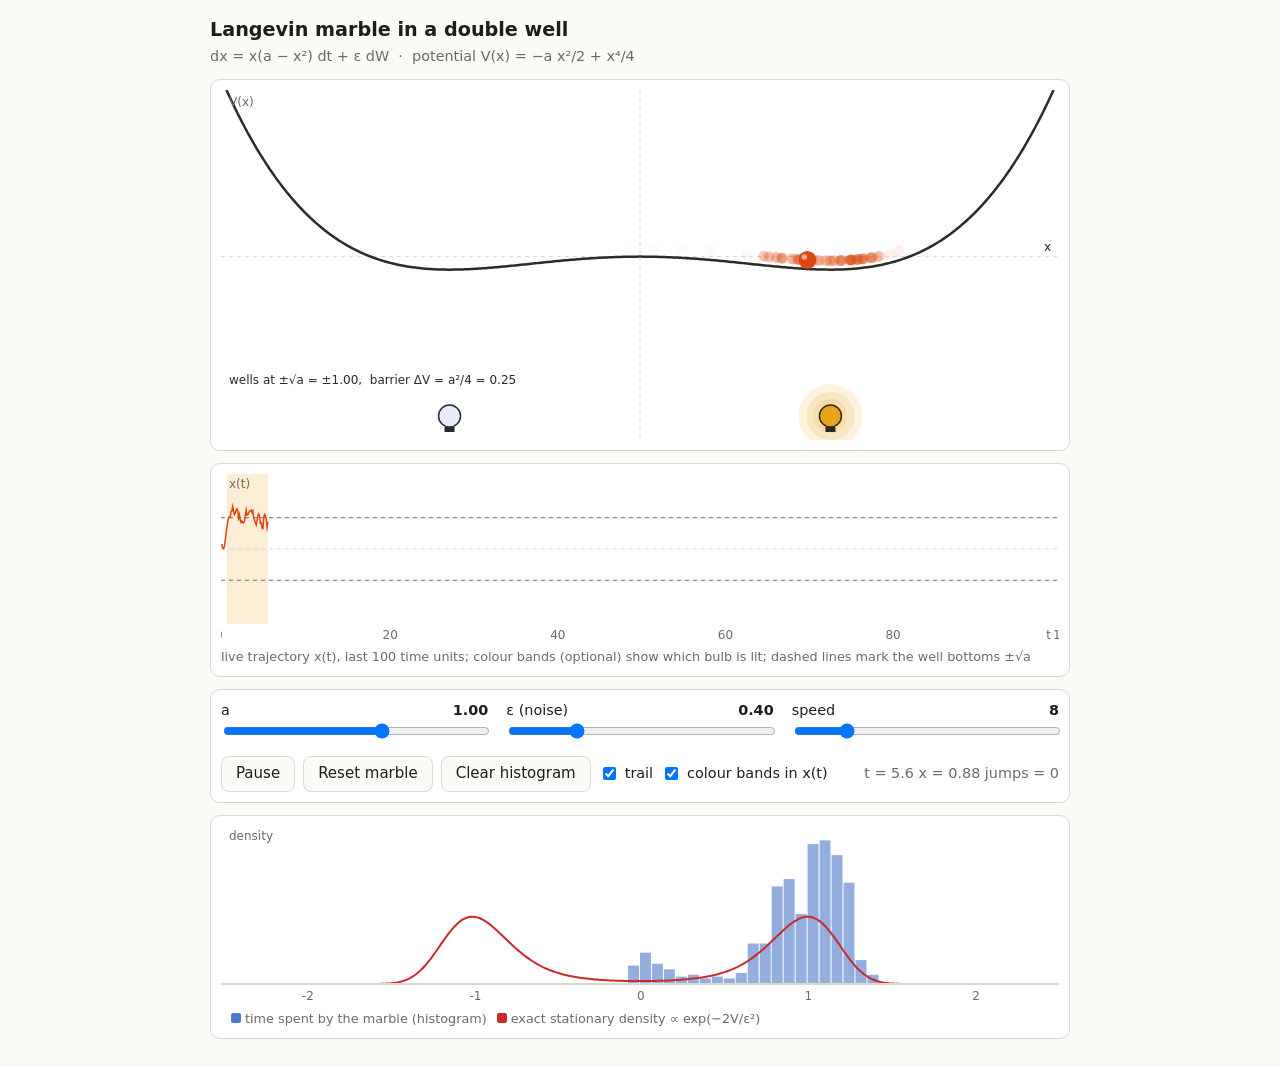
<file: animations/langevin_marble.html>
<!DOCTYPE html>
<html lang="en">
<head>
<meta charset="utf-8">
<meta name="viewport" content="width=device-width, initial-scale=1, viewport-fit=cover">
<title>Langevin marble in a double well</title>
<style>
:root{
  --bg:#fafaf7; --fg:#1d1d1b; --muted:#6b6b66; --line:#d9d8d2; --panel:#ffffff;
  --curve:#2b2b28; --marble:#d9480f; --trail:217,72,15; --bars:#4c78c9; --exact:#c92a2a;
  box-sizing:border-box;
  padding-top:env(safe-area-inset-top,0px); padding-bottom:env(safe-area-inset-bottom,0px);
  color-scheme:light;
}
@media (prefers-color-scheme: dark){
  :root:not([data-theme="light"]){
    --bg:#161614; --fg:#ecebe6; --muted:#9a9990; --line:#3a3935; --panel:#1f1f1c;
    --curve:#e8e7e1; --marble:#ff8a4c; --trail:255,138,76; --bars:#6c95e0; --exact:#ff6b6b;
    color-scheme:dark;
  }
}
:root[data-theme="dark"]{
  --bg:#161614; --fg:#ecebe6; --muted:#9a9990; --line:#3a3935; --panel:#1f1f1c;
  --curve:#e8e7e1; --marble:#ff8a4c; --trail:255,138,76; --bars:#6c95e0; --exact:#ff6b6b;
  color-scheme:dark;
}
html{scroll-padding-top:env(safe-area-inset-top,0px)}
body{margin:0;background:var(--bg);color:var(--fg);font:15px/1.45 system-ui,-apple-system,"Segoe UI",Roboto,sans-serif}
main{max-width:860px;margin:0 auto;padding:16px}
h1{font-size:1.2rem;margin:0 0 2px}
p.sub{margin:0 0 12px;color:var(--muted);font-size:.9rem}
.card{background:var(--panel);border:1px solid var(--line);border-radius:10px;padding:10px;margin-bottom:12px}
canvas{display:block;width:100%;border-radius:6px}
#pot{height:350px} #traj{height:170px} #hist{height:180px}
.controls{display:grid;grid-template-columns:repeat(auto-fit,minmax(220px,1fr));gap:10px 18px}
label{display:flex;justify-content:space-between;font-size:.9rem}
label b{font-variant-numeric:tabular-nums}
input[type=range]{width:100%}
.row{display:flex;flex-wrap:wrap;gap:8px;align-items:center;margin-top:10px}
button{font:inherit;padding:6px 14px;border-radius:8px;border:1px solid var(--line);background:var(--bg);color:var(--fg);cursor:pointer}
button:hover{border-color:var(--muted)}
.stats{margin-left:auto;color:var(--muted);font-size:.9rem;font-variant-numeric:tabular-nums}
.legend{font-size:.8rem;color:var(--muted);margin-top:4px}
.legend i{display:inline-block;width:10px;height:10px;border-radius:2px;margin:0 4px 0 10px;vertical-align:baseline}
</style>
</head>
<body>
<main>
  <h1>Langevin marble in a double well</h1>
  <p class="sub">dx = x(a − x²) dt + ε dW &nbsp;·&nbsp; potential V(x) = −a x²/2 + x⁴/4</p>

  <div class="card"><canvas id="pot"></canvas></div>

  <div class="card">
    <canvas id="traj"></canvas>
    <div class="legend">live trajectory x(t), last 100 time units; colour bands (optional) show which bulb is lit; dashed lines mark the well bottoms ±√a</div>
  </div>

  <div class="card">
    <div class="controls">
      <div><label>a <b id="aV">1.00</b></label><input id="a" type="range" min="-2" max="3" step="0.05" value="1"></div>
      <div><label>ε (noise) <b id="eV">0.40</b></label><input id="e" type="range" min="0.05" max="1.5" step="0.05" value="0.4"></div>
      <div><label>speed <b id="sV">8</b></label><input id="s" type="range" min="1" max="40" step="1" value="8"></div>
    </div>
    <div class="row">
      <button id="pause">Pause</button>
      <button id="reset">Reset marble</button>
      <button id="clear">Clear histogram</button>
      <label style="gap:6px;align-items:center"><input id="trail" type="checkbox" checked> trail</label>
      <label style="gap:6px;align-items:center"><input id="bands" type="checkbox" checked> colour bands in x(t)</label>
      <span class="stats" id="stats"></span>
    </div>
  </div>

  <div class="card">
    <canvas id="hist"></canvas>
    <div class="legend"><i style="background:var(--bars)"></i>time spent by the marble (histogram)<i style="background:var(--exact)"></i>exact stationary density ∝ exp(−2V/ε²)</div>
  </div>
</main>

<script>
(function(){
  const $ = id => document.getElementById(id);
  const pot = $('pot'), hist = $('hist'), traj = $('traj');
  const XMIN=-2.2, XMAX=2.2, YMIN=-2.6, YMAX=3.2, DT=0.01, NB=70, HMIN=-2.5, HMAX=2.5;
  let a=1, eps=0.4, speed=8, paused=false, showTrail=true, showBands=true;
  const Lb=[0,0];
  const lampCol=s=>{const r=document.documentElement,d=r.dataset.theme==='dark'||(r.dataset.theme!=='light'&&matchMedia('(prefers-color-scheme: dark)').matches);return s<0?(d?'#6c95e0':'#3b6fd1'):(d?'#ffc53d':'#e8a317');};
  const WIN=100, SAMPLE=10;
  let x=0, t=0, jumps=0, side=0, counts=new Float64Array(NB), total=0, trail=[], hx=[], ht=[], hs=[], sc=0;

  const V = (y,aa) => -aa*y*y/2 + y*y*y*y/4;
  const randn = () => { let u=0,v=0; while(!u)u=Math.random(); v=Math.random(); return Math.sqrt(-2*Math.log(u))*Math.cos(2*Math.PI*v); };

  function css(n){ return getComputedStyle(document.documentElement).getPropertyValue(n).trim(); }
  function fit(c){
    const r=c.getBoundingClientRect(), d=window.devicePixelRatio||1;
    if(c.width!==Math.round(r.width*d)||c.height!==Math.round(r.height*d)){c.width=Math.round(r.width*d);c.height=Math.round(r.height*d);}
    const g=c.getContext('2d'); g.setTransform(d,0,0,d,0,0); return {g,w:r.width,h:r.height};
  }

  function clearHist(){ counts.fill(0); total=0; }
  function resetMarble(){ x=0; t=0; jumps=0; side=0; trail=[]; hx=[]; ht=[]; hs=[]; sc=0; clearHist(); }

  function step(){
    for(let i=0;i<speed;i++){
      x += x*(a-x*x)*DT + eps*Math.sqrt(DT)*randn();
      t += DT;
      if(++sc%SAMPLE===0){ hx.push(x); ht.push(t); hs.push(a>0?side:0); }
      const k=Math.floor((x-HMIN)/(HMAX-HMIN)*NB);
      if(k>=0&&k<NB){counts[k]++; total++;}
      if(a>0){ const th=0.5*Math.sqrt(a); const s = x>th?1:(x<-th?-1:side); if(side!==0&&s!==side)jumps++; side=s; }
    }
    while(ht.length && ht[0] < t-WIN){ ht.shift(); hx.shift(); hs.shift(); }
    if(showTrail){ trail.push(x); if(trail.length>120)trail.shift(); } else trail.length=0;
  }

  function drawPot(){
    const {g,w,h}=fit(pot);
    const hp = h-48;  // bottom strip reserved for the bulbs
    const X = v => (v-XMIN)/(XMAX-XMIN)*w, Y = v => hp-(v-YMIN)/(YMAX-YMIN)*hp;
    g.clearRect(0,0,w,h);
    // axis baseline V=0 and x=0
    g.strokeStyle=css('--line'); g.lineWidth=1; g.setLineDash([4,4]);
    g.beginPath(); g.moveTo(0,Y(0)); g.lineTo(w,Y(0)); g.moveTo(X(0),0); g.lineTo(X(0),h); g.stroke(); g.setLineDash([]);
    // potential curve
    g.strokeStyle=css('--curve'); g.lineWidth=2.5; g.beginPath();
    for(let px=0;px<=w;px+=2){ const xx=XMIN+px/w*(XMAX-XMIN); const yy=Y(V(xx,a)); px?g.lineTo(px,yy):g.moveTo(px,yy); }
    g.stroke();
    // trail
    const R=9, xc=Math.max(XMIN,Math.min(XMAX,x));
    const tr=css('--trail').replace(/\s/g,'');
    for(let i=0;i<trail.length;i++){
      const xx=Math.max(XMIN,Math.min(XMAX,trail[i]));
      g.fillStyle=`rgba(${tr},${(i/trail.length)*0.35})`;
      g.beginPath(); g.arc(X(xx),Y(V(xx,a))-R,R*0.6,0,6.2832); g.fill();
    }
    // marble sitting on the curve
    g.fillStyle=css('--marble'); g.beginPath(); g.arc(X(xc),Y(V(xc,a))-R,R,0,6.2832); g.fill();
    g.fillStyle='rgba(255,255,255,.55)'; g.beginPath(); g.arc(X(xc)-3,Y(V(xc,a))-R-3,R*0.3,0,6.2832); g.fill();
    // labels
    g.fillStyle=css('--muted'); g.font='12px system-ui,sans-serif';
    g.fillText('V(x)',8,16);
    // bulbs: one under each well bottom; lit while the marble is in that well (hysteresis at +-sqrt(a)/2)
    const bulbs = a>0 ? [-1,1] : [0];
    bulbs.forEach((sg,k)=>{
      const target = a>0 ? (side===sg?1:0) : 1;
      Lb[k] += (target-Lb[k])*0.18;
      const b=Lb[k], cx=X(sg*Math.sqrt(a)), cy=hp+24, col=lampCol(sg);
      for(const r of [32,24,17]){ g.globalAlpha=0.14*b; g.fillStyle=col; g.beginPath(); g.arc(cx,cy,r,0,6.2832); g.fill(); }
      g.globalAlpha=0.12+0.88*b; g.fillStyle=col; g.beginPath(); g.arc(cx,cy,11,0,6.2832); g.fill(); g.globalAlpha=1;
      g.strokeStyle=css('--curve'); g.lineWidth=1.5; g.beginPath(); g.arc(cx,cy,11,0,6.2832); g.stroke();
      g.fillStyle=css('--curve'); g.fillRect(cx-5,cy+11,10,5);
    });
    if(a>0){ g.fillText(`wells at ±√a = ±${Math.sqrt(a).toFixed(2)},  barrier ΔV = a²/4 = ${(a*a/4).toFixed(2)}`,8,hp-8); }
    else { g.fillText('single well at x = 0',8,hp-8); }
    g.textAlign='right'; g.fillText('x',w-8,Y(0)-6); g.textAlign='left';
  }

  function drawTraj(){
    const {g,w,h}=fit(traj); g.clearRect(0,0,w,h);
    const padB=20, H=h-padB, YR=2.4;
    const tEnd=Math.max(t,WIN), tStart=tEnd-WIN;
    const X=tt=>(tt-tStart)/WIN*w, Y=v=>H/2-Math.max(-YR,Math.min(YR,v))/YR*H/2;
    if(showBands && a>0 && ht.length>1){
      let i0=0;
      for(let i=1;i<=ht.length;i++){
        if(i===ht.length || hs[i]!==hs[i0]){
          if(hs[i0]!==0){
            const te = i===ht.length ? t : ht[i];
            g.globalAlpha=0.18; g.fillStyle=lampCol(hs[i0]); g.fillRect(X(ht[i0]),0,X(te)-X(ht[i0]),H); g.globalAlpha=1;
          }
          i0=i;
        }
      }
    }
    g.strokeStyle=css('--line'); g.lineWidth=1; g.setLineDash([4,4]);
    g.beginPath(); g.moveTo(0,Y(0)); g.lineTo(w,Y(0)); g.stroke();
    if(a>0){ const r=Math.sqrt(a); g.strokeStyle=css('--muted'); g.beginPath();
      g.moveTo(0,Y(r)); g.lineTo(w,Y(r)); g.moveTo(0,Y(-r)); g.lineTo(w,Y(-r)); g.stroke(); }
    g.setLineDash([]);
    g.strokeStyle=css('--marble'); g.lineWidth=1.5; g.beginPath();
    for(let i=0;i<ht.length;i++){ const px=X(ht[i]), py=Y(hx[i]); i?g.lineTo(px,py):g.moveTo(px,py); }
    g.lineTo(X(t),Y(x)); g.stroke();
    g.fillStyle=css('--muted'); g.font='12px system-ui,sans-serif';
    g.fillText('x(t)',8,14);
    for(let k=Math.ceil(tStart/20)*20;k<=tEnd;k+=20){ g.fillText(k,X(k)-6,h-5); }
    g.textAlign='right'; g.fillText('t',w-8,h-5); g.textAlign='left';
  }

  function exactPdf(){
    const N=400, xs=[], ps=[]; let Z=0; const dx=(HMAX-HMIN)/(N-1);
    for(let i=0;i<N;i++){ const xx=HMIN+i*dx; const p=Math.exp(-2*V(xx,a)/(eps*eps)); xs.push(xx); ps.push(p); }
    // normalise over the window [HMIN,HMAX] (tails beyond are negligible except at very large eps)
    for(let i=0;i<N;i++) Z+=ps[i]*dx;
    return {xs,ps:ps.map(p=>p/Z)};
  }

  function drawHist(){
    const {g,w,h}=fit(hist); g.clearRect(0,0,w,h);
    const pad=22, W=w, H=h-pad; const bw=(HMAX-HMIN)/NB;
    const ex=exactPdf();
    let ymax=Math.max(...ex.ps);
    const dens = Array.from(counts, c => total? c/(total*bw):0);
    ymax=Math.max(ymax, ...dens)*1.1;
    const X=v=>(v-HMIN)/(HMAX-HMIN)*W, Y=v=>H-v/ymax*H;
    g.fillStyle=css('--bars'); g.globalAlpha=.6;
    for(let i=0;i<NB;i++){ const x0=X(HMIN+i*bw), x1=X(HMIN+(i+1)*bw); g.fillRect(x0,Y(dens[i]),x1-x0-1,H-Y(dens[i])); }
    g.globalAlpha=1;
    g.strokeStyle=css('--exact'); g.lineWidth=2; g.beginPath();
    ex.xs.forEach((xx,i)=>{ const px=X(xx),py=Y(ex.ps[i]); i?g.lineTo(px,py):g.moveTo(px,py); }); g.stroke();
    g.strokeStyle=css('--line'); g.beginPath(); g.moveTo(0,H); g.lineTo(W,H); g.stroke();
    g.fillStyle=css('--muted'); g.font='12px system-ui,sans-serif';
    for(let v=-2;v<=2;v++){ g.fillText(v,X(v)-3,h-6); }
    g.fillText('density',8,14);
  }

  function updateStats(){
    $('stats').textContent = `t = ${t.toFixed(1)}   x = ${x.toFixed(2)}` + (a>0?`   jumps = ${jumps}`:'');
  }

  function frame(){
    if(!paused) step();
    drawPot(); drawTraj(); drawHist(); updateStats();
    requestAnimationFrame(frame);
  }

  // controls
  $('a').addEventListener('input',e=>{ a=+e.target.value; $('aV').textContent=a.toFixed(2); clearHist(); jumps=0; side=0; });
  $('e').addEventListener('input',e=>{ eps=+e.target.value; $('eV').textContent=eps.toFixed(2); clearHist(); jumps=0; });
  $('s').addEventListener('input',e=>{ speed=+e.target.value; $('sV').textContent=speed; });
  $('trail').addEventListener('change',e=>{ showTrail=e.target.checked; });
  $('bands').addEventListener('change',e=>{ showBands=e.target.checked; });
  $('pause').addEventListener('click',e=>{ paused=!paused; e.target.textContent=paused?'Play':'Pause'; });
  $('reset').addEventListener('click',resetMarble);
  $('clear').addEventListener('click',()=>{ clearHist(); jumps=0; });

  frame();
})();
</script>
</body>
</html>
</file>
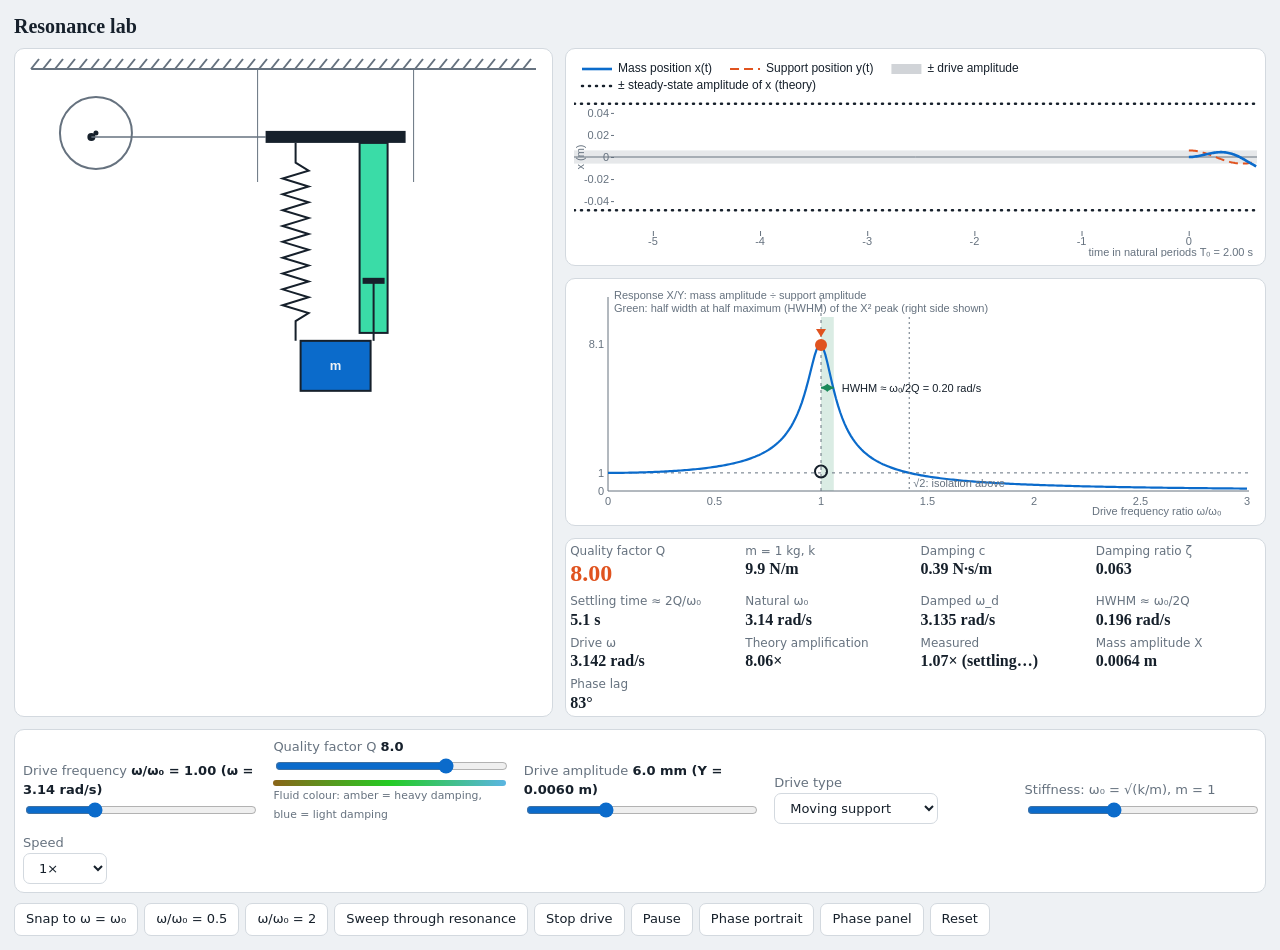
<file: animations/resonance_lab.html>
<!DOCTYPE html><html lang="en"><head><meta charset="utf-8"><meta name="viewport" content="width=device-width, initial-scale=1, viewport-fit=cover"><title>Resonance lab: driven, damped spring-mass</title>
<style>
:root{--bg:#eef1f4;--card:#fff;--ink:#16202b;--mut:#66727f;--line:#d3d9df;--acc:#0b6bcb;--hot:#e0531f;--ok:#1b8a5a;color-scheme:light;box-sizing:border-box;padding-top:env(safe-area-inset-top,0px);padding-bottom:env(safe-area-inset-bottom,0px)}
@media (prefers-color-scheme:dark){:root:not([data-theme="light"]){--bg:#0f151c;--card:#18212b;--ink:#e6ebf0;--mut:#8b98a6;--line:#2b3744;--acc:#5aa8ff;--hot:#ff8051;--ok:#47c88f;color-scheme:dark}}
:root[data-theme="dark"]{--bg:#0f151c;--card:#18212b;--ink:#e6ebf0;--mut:#8b98a6;--line:#2b3744;--acc:#5aa8ff;--hot:#ff8051;--ok:#47c88f;color-scheme:dark}
*{box-sizing:border-box}html,body{margin:0}
body{background:var(--bg);color:var(--ink);font:15px/1.45 "Avenir Next","Segoe UI",system-ui,sans-serif;padding:14px}
h1{font:600 20px/1.2 Georgia,"Times New Roman",serif;margin:0 0 10px}
.app{display:grid;grid-template-columns:minmax(0,1fr) minmax(0,1.3fr);gap:12px}
.card{background:var(--card);border:1px solid var(--line);border-radius:10px;padding:8px;min-width:0}
canvas{display:block;width:100%}#sim{height:540px}#tr{height:200px}#rc{height:230px}#ph{height:130px}
.col{display:flex;flex-direction:column;gap:12px;min-width:0}
.ro{display:grid;grid-template-columns:repeat(4,1fr);gap:6px 10px;padding:4px}
.ro div{font-size:12px;color:var(--mut)}.ro b{display:block;font:600 16px Georgia,serif;color:var(--ink)}
.ro .q b{font-size:24px;color:var(--hot)}
.ctl{margin-top:12px;display:grid;grid-template-columns:repeat(auto-fit,minmax(210px,1fr));gap:10px 18px;align-items:end}
label{display:block;font-size:13px;color:var(--mut)}label b{color:var(--ink);font-weight:600}
input[type=range]{width:100%;accent-color:var(--acc)}
.btns{display:flex;flex-wrap:wrap;gap:6px;margin-top:10px}
button,select{font:inherit;font-size:13px;padding:6px 11px;border:1px solid var(--line);border-radius:7px;background:var(--card);color:var(--ink);cursor:pointer}
button:hover{border-color:var(--acc)}button.on{background:var(--acc);color:var(--bg);border-color:var(--acc)}
button:focus-visible,select:focus-visible,input:focus-visible{outline:2px solid var(--acc);outline-offset:2px}
@media(max-width:820px){.app{grid-template-columns:1fr}#sim{height:500px}.ro{grid-template-columns:repeat(2,1fr)}}
</style></head><body>
<h1>Resonance lab</h1>
<div class="app">
<div class="card"><canvas id="sim" role="img" aria-label="Animation of the driven spring, mass and dashpot"></canvas></div>
<div class="col">
<div class="card"><canvas id="tr" role="img" aria-label="Mass position against time, or phase portrait"></canvas></div>
<div class="card"><canvas id="rc" role="img" aria-label="Resonance curve of amplitude ratio against frequency ratio"></canvas></div><div class="card" id="phc" hidden><canvas id="ph" role="img" aria-label="Phase lag against frequency ratio"></canvas></div>
<div class="card ro" id="ro"></div>
</div></div>
<div class="card ctl" style="margin-top:12px">
<label>Drive frequency <b id="rv"></b><input id="r" type="range" min=".2" max="3" step=".005" value="1"></label>
<label>Quality factor Q <b id="qv"></b><input id="q" type="range" min="-.693" max="3" step=".01" value="2.08"><i style="display:block;height:6px;border-radius:3px;background:linear-gradient(90deg,hsl(40,70%,32%),hsl(120,70%,47%),hsl(200,70%,62%))"></i><small>Fluid colour: amber = heavy damping, blue = light damping</small></label>
<label>Drive amplitude <b id="yv"></b><input id="y" type="range" min="2" max="14" step=".5" value="6"></label>
<label>Drive type<br><select id="mode"><option value="b">Moving support</option><option value="f">Force on the mass</option></select></label><label>Stiffness: ω₀ = √(k/m), m = 1<input id="w" type="range" min="1.5" max="6" step=".05" value="3.14159"></label><label>Speed<br><select id="sp"><option value=".25">0.25×</option><option value=".5">0.5×</option><option value="1" selected>1×</option><option value="2">2×</option><option value="4">4×</option><option value="8">8×</option><option value="16">16×</option></select></label>
</div>
<div class="btns"><button id="sn">Snap to ω = ω₀</button><button id="p5">ω/ω₀ = 0.5</button><button id="p2">ω/ω₀ = 2</button><button id="sw">Sweep through resonance</button><button id="dr">Stop drive</button><button id="pa">Pause</button><button id="vw">Phase portrait</button><button id="pp">Phase panel</button><button id="rs">Reset</button></div>
<script>
let W0=Math.PI,K=W0*W0;const $=id=>document.getElementById(id),cs=getComputedStyle(document.documentElement),C={},col=n=>C[n]||(C[n]=cs.getPropertyValue(n).trim());matchMedia('(prefers-color-scheme:dark)').onchange=()=>{for(const k in C)delete C[k]};
const S={x:0,v:0,phi:0,t:0,r:1,Q:8,Y:6,base:true,drive:true,paused:false,speed:1,sweep:false,re:1.5,tc:0,t0:0,A0:0,view:'t',ph:false};
let hist=[],trace=[],nextS=0,nextT=0,yr=10,last=performance.now(),fr=0;
const uNow=()=>S.drive?S.Y*Math.cos(S.phi):0;
function H(r,Q,base){const z=r/Q,dr=1-r*r,nm=base?Math.hypot(1,z):1,mag=nm/Math.hypot(dr,z);const lag=-((base?Math.atan2(z,1):0)-Math.atan2(z,dr));return[mag,((lag*180/Math.PI)+360)%360]}
function step(dt){const w=S.r*W0,Y=S.drive?S.Y:0,c=W0/S.Q;
const f=(x,v,p)=>{const u=Y*Math.cos(p),ud=-Y*w*Math.sin(p);return[v,S.base?-c*(v-ud)-K*(x-u):-c*v-K*x+K*u]};
const h=dt/2,p0=S.phi,p1=p0+w*h,p2=p0+w*dt,a=f(S.x,S.v,p0),b=f(S.x+h*a[0],S.v+h*a[1],p1),d=f(S.x+h*b[0],S.v+h*b[1],p1),e=f(S.x+dt*d[0],S.v+dt*d[1],p2);
S.x+=dt/6*(a[0]+2*b[0]+2*d[0]+e[0]);S.v+=dt/6*(a[1]+2*b[1]+2*d[1]+e[1]);S.phi=p2;S.t+=dt;
if(S.t>=nextS){hist.push([S.t,S.x,uNow(),S.v/W0]);nextS=S.t+.02;while(hist[0][0]<S.t-12)hist.shift()}}
const wn=()=>Math.min(5.5,4*Math.PI/(S.r*W0));
function meas(o=0){const win=wn(),t1=S.t-o;let mx=-1e9,mn=1e9;for(let i=hist.length-1;i>=0;i--){const t=hist[i][0];if(t>t1)continue;if(t<=t1-win)break;mx=Math.max(mx,hist[i][1]);mn=Math.min(mn,hist[i][1])}return mx<mn?0:(mx-mn)/2}
function settled(){const a=meas(),b=meas(wn());return S.drive&&!S.sweep&&S.t-S.tc>2*wn()&&Math.abs(a-b)<.02*a}
function fit(c){const d=devicePixelRatio||1,w=c.clientWidth,h=c.clientHeight;if(c.width!==Math.round(w*d)||c.height!==Math.round(h*d)){c.width=Math.round(w*d);c.height=Math.round(h*d)}const g=c.getContext('2d');g.setTransform(d,0,0,d,0,0);g.clearRect(0,0,w,h);return[g,w,h]}
function zig(g,x,y0,y1,n,a){g.beginPath();g.moveTo(x,y0);const s=(y1-y0)*.1;g.lineTo(x,y0+s);for(let i=1;i<2*n;i++)g.lineTo(x+(i%2?a:-a),y0+s+(y1-y0-2*s)*i/(2*n));g.lineTo(x,y1-s);g.lineTo(x,y1);g.stroke()}
function drawSim(){const[g,W]=fit($('sim')),cx=W*.6,L=170,ink=col('--ink'),mut=col('--mut'),w=S.r*W0,c=W0/S.Q;
const u=uNow(),ud=S.drive?-S.Y*w*Math.sin(S.phi):0,py=70-(S.base?u:0),xd=Math.abs(S.x)<.8*L?S.x:Math.sign(S.x)*(.8*L+.2*L*Math.tanh((Math.abs(S.x)-.8*L)/(.2*L))),my=300-xd,top=my-25;
g.lineWidth=2;g.strokeStyle=mut;g.fillStyle=ink;g.beginPath();g.moveTo(8,12);g.lineTo(W-8,12);for(let x=8;x<W-14;x+=12){g.moveTo(x,12);g.lineTo(x+8,2)}g.stroke();
g.lineWidth=1;g.beginPath();g.moveTo(cx-78,12);g.lineTo(cx-78,125);g.moveTo(cx+78,12);g.lineTo(cx+78,125);g.stroke();
g.globalAlpha=S.base?1:.15;const cx0=Math.max(46,W*.14),px=cx0+S.Y*Math.sin(S.phi),pyy=76-u;g.lineWidth=2;g.beginPath();g.arc(cx0,76,36,0,7);g.stroke();
g.beginPath();g.moveTo(cx0,76);g.lineTo(px,pyy);g.stroke();g.beginPath();g.arc(px,pyy,4,0,7);g.fill();g.beginPath();g.arc(cx0,76,2.5,0,7);g.fill();
if(S.base&&S.drive){g.lineWidth=1.5;g.beginPath();g.moveTo(px,pyy);g.lineTo(cx-70,pyy);g.stroke()}
g.globalAlpha=1;g.fillRect(cx-70,py,140,12);
g.lineWidth=2;g.strokeStyle=ink;zig(g,cx-40,py+12,top,10,13);
const q=Math.min(1,Math.max(0,(Math.log(S.Q)-Math.log(.5))/(Math.log(20)-Math.log(.5)))),ct=py+12,cb=ct+190;
g.fillStyle='hsl('+(40+160*q)+',70%,'+(32+30*q)+'%)';g.fillRect(cx+24,ct,28,190);
g.strokeStyle=ink;g.lineWidth=2;g.strokeRect(cx+24,ct,28,190);
const pist=Math.max(ct+14,Math.min(cb-6,top-60));g.beginPath();g.moveTo(cx+38,pist);g.lineTo(cx+38,top);g.stroke();g.fillStyle=ink;g.fillRect(cx+27,pist-3,22,6);
g.fillStyle=col('--acc');g.fillRect(cx-35,top,70,50);g.strokeStyle=ink;g.strokeRect(cx-35,top,70,50);
g.fillStyle=col('--bg');g.font='600 13px sans-serif';g.textAlign='center';g.fillText('m',cx,my+4);
if(!S.base&&S.drive){g.strokeStyle=col('--hot');g.lineWidth=4;g.lineCap='round';g.beginPath();g.moveTo(cx,my+40);g.lineTo(cx,my+40-u*4);g.stroke();g.lineCap='butt'}
g.textAlign='left';g.font='12px sans-serif';g.fillStyle=mut;
if(Math.abs(S.x)>.8*L){g.fillStyle=col('--hot');g.fillText('Display clamped: true swing is larger',10,H_(g)-12)}}
const H_=g=>g.canvas.clientHeight;
function drawTr(){const[g,W,Hh]=fit($('tr')),[th]=H(S.r,S.Q,S.base),A=th*S.Y,m=meas();yr+=(Math.max(S.Y*1.4,A*1.15,m*1.15)-yr)*.05;
const Y=v=>Hh/2-v/yr*(Hh/2-40),X=t=>40+(t-(S.t-12))/12*(W-40),ink=col('--ink'),mut=col('--mut');if(S.view=='p')return drawPp(g,W,Hh,ink,mut);
g.fillStyle=mut;g.globalAlpha=.16;g.fillRect(0,Y(S.Y),W,Y(-S.Y)-Y(S.Y));g.globalAlpha=1;
g.strokeStyle=mut;g.lineWidth=1;g.setLineDash([]);g.beginPath();g.moveTo(0,Y(0));g.lineTo(W,Y(0));g.stroke();
if(S.drive){g.setLineDash([1,6]);g.strokeStyle=ink;g.lineWidth=2.5;g.lineCap='round';for(const s of[1,-1]){g.beginPath();g.moveTo(0,Y(s*A));g.lineTo(W,Y(s*A));g.stroke()}g.lineCap='butt'}else if(S.A0){g.setLineDash([1,6]);g.strokeStyle=ink;g.lineWidth=2.5;g.lineCap='round';for(const s of[1,-1]){g.beginPath();let f=1;for(const p of hist){if(p[0]<S.t0)continue;const e=s*S.A0*Math.exp(-W0*(p[0]-S.t0)/(2*S.Q));f?g.moveTo(X(p[0]),Y(e)):g.lineTo(X(p[0]),Y(e));f=0}g.stroke()}g.lineCap='butt'}
const pl=(i,st,lw,dash)=>{g.setLineDash(dash);g.strokeStyle=st;g.lineWidth=lw;g.beginPath();hist.forEach((p,k)=>k?g.lineTo(X(p[0]),Y(p[i])):g.moveTo(X(p[0]),Y(p[i])));g.stroke()};
pl(2,col('--hot'),2,[9,5]);pl(1,col('--acc'),2.6,[]);g.setLineDash([]);
g.font='12px sans-serif';g.textBaseline='middle';let lx=8,ly=12;
[['s',col('--acc'),'Mass position x(t)'],['d',col('--hot'),S.base?'Support position y(t)':'Drive force (scaled)'],['b',mut,'± drive amplitude'],['p',ink,S.drive?'± steady-state amplitude of x (theory)':'± decay envelope A₀e^(−ω₀t/2Q)']].forEach(([k,c,t])=>{const w=g.measureText(t).width+44;if(lx+w>W){lx=8;ly+=17}
g.strokeStyle=c;g.fillStyle=c;g.lineWidth=k=='s'?2.6:2;g.setLineDash(k=='d'?[9,5]:[]);
if(k=='b'){g.globalAlpha=.3;g.fillRect(lx,ly-5,30,10);g.globalAlpha=1}else if(k=='p'){g.lineWidth=2.5;g.lineCap='round';g.setLineDash([1,6]);g.beginPath();g.moveTo(lx,ly);g.lineTo(lx+30,ly);g.stroke();g.lineCap='butt'}else{g.beginPath();g.moveTo(lx,ly);g.lineTo(lx+30,ly);g.stroke()}
g.setLineDash([]);g.fillStyle=ink;g.fillText(t,lx+36,ly);lx+=w+10});g.textBaseline='alphabetic';g.fillStyle=mut;g.font='11px sans-serif';const T0=2*Math.PI/W0;g.textAlign='center';for(let k=Math.ceil((S.t-12)/T0);k*T0<=S.t;k++){g.fillRect(X(k*T0),Hh-26,1,5);g.fillText(k,X(k*T0),Hh-12)}const st=(()=>{const r=yr*.001/2,p=Math.pow(10,Math.floor(Math.log10(r))),n=r/p;return(n<1.5?1:n<3.5?2:n<7.5?5:10)*p})(),kk=Math.floor(yr*.001/st);g.textAlign='right';for(let k=-kk;k<=kk;k++){g.fillText(+(k*st).toFixed(4),35,Y(k*st*1000)+4);g.fillRect(37,Y(k*st*1000),3,1)}
g.textAlign='right';g.fillText('time in natural periods T₀ = '+T0.toFixed(2)+' s',W-4,Hh-1);g.save();g.translate(10,Hh/2);g.rotate(-Math.PI/2);g.textAlign='center';g.fillText('x (m)',0,0);g.restore();g.textAlign='left'}
function drawPp(g,W,Hh,ink,mut){const s=(Hh/2-26)/yr,cx=W/2,cy=Hh/2,P=(x,v)=>[cx+x*s,cy-v*s];g.strokeStyle=mut;g.lineWidth=1;g.beginPath();g.moveTo(cx-Hh/2,cy);g.lineTo(cx+Hh/2,cy);g.moveTo(cx,22);g.lineTo(cx,Hh-4);g.stroke();g.fillStyle=mut;g.font='11px sans-serif';g.fillText('x (m)',cx+Hh/2-40,cy-5);g.fillText('ẋ/ω₀ (m)',cx+5,32);g.fillText('Phase portrait: ẋ/ω₀ against x, axes span ±'+(yr*.001).toFixed(3)+' m (latest 3 s bold)',8,14);
const tr=(a,b,al)=>{g.globalAlpha=al;g.strokeStyle=col('--acc');g.lineWidth=2.4;g.beginPath();let f=1;for(const p of hist){if(p[0]<a||p[0]>b)continue;const q=P(p[1],p[3]);f?g.moveTo(q[0],q[1]):g.lineTo(q[0],q[1]);f=0}g.stroke()};tr(S.t-12,S.t-3,.25);tr(S.t-3,S.t,1);g.globalAlpha=1;const q=P(S.x,S.v/W0);g.fillStyle=col('--acc');g.beginPath();g.arc(q[0],q[1],5,0,7);g.fill()}
function drawPh(){if(!S.ph)return;const[g,W,Hh]=fit($('ph')),l=34,b=22,X=r=>l+r/3*(W-l-10),Y=d=>Hh-b-d/180*(Hh-b-22),mut=col('--mut');g.strokeStyle=mut;g.lineWidth=1;g.beginPath();g.moveTo(l,18);g.lineTo(l,Hh-b);g.lineTo(W-8,Hh-b);g.stroke();g.fillStyle=mut;g.font='11px sans-serif';g.textAlign='right';[0,90,180].forEach(d=>g.fillText(d+'°',l-4,Y(d)+4));g.textAlign='center';[0,1,2,3].forEach(r=>g.fillText(r,X(r),Hh-8));g.textAlign='left';g.fillText('Phase lag of the mass behind the '+(S.base?'support':'force'),l+6,12);g.fillText('ω/ω₀',W-40,Hh-1);g.strokeStyle=col('--acc');g.lineWidth=2.2;g.beginPath();for(let i=0;i<=300;i++){const p=H(i/100,S.Q,S.base)[1];i?g.lineTo(X(i/100),Y(p)):g.moveTo(X(0),Y(p))}g.stroke();g.fillStyle=col('--hot');g.beginPath();g.arc(X(S.r),Y(H(S.r,S.Q,S.base)[1]),6,0,7);g.fill()}
function curve(){const o=[];let pk=0,pr=0;for(let i=0;i<=300;i++){const r=i/100,h=H(r,S.Q,S.base)[0];o.push([r,h]);if(h>pk){pk=h;pr=r}}return{o,pk,pr}}
function drawRc(){const[g,W,Hh]=fit($('rc')),{o,pk,pr}=curve(),ym=Math.max(pk*1.15,1.6),l=34,b=26,X=r=>l+r/3*(W-l-10),Y=v=>Hh-b-v/ym*(Hh-b-36),mut=col('--mut'),ink=col('--ink');
const lv=pk/Math.SQRT2;let rr=null;for(let i=Math.round(pr*100);i<o.length;i++)if(o[i][1]<lv){rr=o[i][0];break}
g.fillStyle=col('--ok');g.globalAlpha=.16;if(rr)g.fillRect(X(pr),30,X(rr)-X(pr),Hh-b-30);g.globalAlpha=1;
g.strokeStyle=mut;g.lineWidth=1;g.beginPath();g.moveTo(l,10);g.lineTo(l,Hh-b);g.lineTo(W-8,Hh-b);g.stroke();g.setLineDash([3,4]);g.beginPath();g.moveTo(l,Y(1));g.lineTo(W-8,Y(1));g.moveTo(X(1),12);g.lineTo(X(1),Hh-b);g.stroke();g.setLineDash([]);
g.fillStyle=mut;g.font='11px sans-serif';g.textAlign='center';[0,.5,1,1.5,2,2.5,3].forEach(r=>g.fillText(r,X(r),Hh-12));g.textAlign='right';[0,1].concat(pk>1.3?[+pk.toFixed(1)]:[]).forEach(v=>g.fillText(v,l-4,Y(v)+4));g.textAlign='left';
g.fillText('Drive frequency ratio ω/ω₀',W-165,Hh-2);g.fillText(S.base?'Response X/Y: mass amplitude ÷ support amplitude':'Response X/X_static: mass amplitude ÷ static deflection',l+6,12);g.fillText('Green: half width at half maximum (HWHM) of the X² peak (right side shown)',l+6,25);
g.strokeStyle=col('--acc');g.lineWidth=2.2;g.beginPath();o.forEach((p,i)=>i?g.lineTo(X(p[0]),Y(p[1])):g.moveTo(X(p[0]),Y(p[1])));g.stroke();
g.fillStyle=col('--hot');g.beginPath();g.moveTo(X(pr),Y(pk)-8);g.lineTo(X(pr)-5,Y(pk)-16);g.lineTo(X(pr)+5,Y(pk)-16);g.fill();
if(S.base){g.setLineDash([2,3]);g.strokeStyle=mut;g.lineWidth=1;g.beginPath();g.moveTo(X(Math.SQRT2),30);g.lineTo(X(Math.SQRT2),Hh-b);g.stroke();g.setLineDash([]);g.fillStyle=mut;g.font='11px sans-serif';g.fillText('√2: isolation above',X(Math.SQRT2)+4,Hh-b-4)}
if(rr){const ya=Y(lv);g.strokeStyle=col('--ok');g.fillStyle=col('--ok');g.lineWidth=2;g.setLineDash([]);g.beginPath();g.moveTo(X(pr),ya);g.lineTo(X(rr),ya);g.stroke();
for(const[xa,s]of[[X(pr),1],[X(rr),-1]]){g.beginPath();g.moveTo(xa,ya);g.lineTo(xa+s*7,ya-4);g.lineTo(xa+s*7,ya+4);g.closePath();g.fill()}
g.fillStyle=ink;g.font='11px sans-serif';const t='HWHM ≈ ω₀/2Q = '+(W0/2/S.Q).toFixed(2)+' rad/s',rt=X(rr)+8+g.measureText(t).width<W;g.textAlign=rt?'left':'right';g.fillText(t,rt?X(rr)+8:X(pr)-8,ya+4);g.textAlign='left'}
g.fillStyle=ink;trace.forEach(p=>{g.globalAlpha=.55;g.beginPath();g.arc(X(p[0]),Y(Math.min(p[1],ym)),2.2,0,7);g.fill()});g.globalAlpha=1;
const th=H(S.r,S.Q,S.base)[0];g.fillStyle=col('--hot');g.beginPath();g.arc(X(S.r),Y(th),6,0,7);g.fill();
if(S.drive){g.strokeStyle=ink;g.lineWidth=2;g.beginPath();g.arc(X(S.r),Y(Math.min(meas()/S.Y,ym)),6,0,7);g.stroke()}}
function readout(){const z=1/(2*S.Q),[th,ph]=H(S.r,S.Q,S.base),m=meas()/S.Y,f0=W0/2/Math.PI;
const it=[['q','Quality factor Q',S.Q.toFixed(2)],['','m = 1 kg, k',K.toFixed(1)+' N/m'],['','Damping c',(W0/S.Q).toFixed(2)+' N·s/m'],['','Damping ratio ζ',z.toFixed(3)],['','Settling time ≈ 2Q/ω₀',(2*S.Q/W0).toFixed(1)+' s'],['','Natural ω₀',W0.toFixed(2)+' rad/s'],['','Damped ω_d',(W0*Math.sqrt(Math.max(0,1-z*z))).toFixed(3)+' rad/s'],['','HWHM ≈ ω₀/2Q',(W0/2/S.Q).toFixed(3)+' rad/s'],['','Drive ω',(S.r*W0).toFixed(3)+' rad/s'],['','Theory amplification',th.toFixed(2)+'×'],['','Measured',S.drive?m.toFixed(2)+'×'+(S.sweep||settled()?'':' (settling…)'):'free decay'],['','Mass amplitude X',(m*S.Y/1000).toFixed(4)+' m'],['','Phase lag',ph.toFixed(0)+'°']];
$('ro').innerHTML=it.map(i=>'<div class="'+i[0]+'">'+i[1]+'<b>'+i[2]+'</b></div>').join('');
$('rv').textContent='ω/ω₀ = '+S.r.toFixed(2)+'  (ω = '+(S.r*W0).toFixed(2)+' rad/s)';$('qv').textContent=S.Q.toFixed(1);$('yv').textContent=S.Y.toFixed(1)+' mm (Y = '+(S.Y/1000).toFixed(4)+' m)'}
function frame(now){const T=Math.min(.05,(now-last)/1000)*S.speed;last=now;
if(!S.paused){const n=Math.max(1,Math.ceil(T/.004)),dt=T/n;for(let i=0;i<n;i++){if(S.sweep){S.r+=.4*W0/(S.Q*S.Q)*dt;if(S.r>=S.re){S.sweep=false;$('sw').classList.remove('on')}}step(dt)}
if(S.sweep&&S.t>=nextT){trace.push([S.r,meas()/S.Y]);nextT=S.t+.5;$('r').value=S.r}}
drawSim();drawTr();drawRc();drawPh();if(fr++%5==0)readout();requestAnimationFrame(frame)}
const setR=r=>{S.r=r;$('r').value=r;S.sweep=false;S.tc=S.t;$('sw').classList.remove('on')},ch=()=>{trace=[];S.tc=S.t};
$('r').oninput=e=>setR(+e.target.value);$('q').oninput=e=>{S.Q=Math.exp(+e.target.value);ch()};$('y').oninput=e=>{S.Y=+e.target.value;ch()};$('w').oninput=e=>{W0=+e.target.value;K=W0*W0;ch()};
$('mode').onchange=e=>{S.base=e.target.value=='b';ch()};$('sp').onchange=e=>{S.speed=+e.target.value;trace=[]};
$('sn').onclick=()=>setR(1);$('p5').onclick=()=>setR(.5);$('p2').onclick=()=>setR(2);
$('sw').onclick=()=>{S.sweep=!S.sweep;$('sw').classList.toggle('on',S.sweep);if(S.sweep){S.r=Math.max(.3,1-4/S.Q);S.re=1+4/S.Q;$('r').value=S.r;trace=[];S.drive=true;S.A0=0;$('dr').textContent='Stop drive'}};
$('dr').onclick=()=>{S.drive=!S.drive;if(S.drive){S.A0=0;S.tc=S.t}else{S.sweep=false;$('sw').classList.remove('on');S.t0=S.t;S.A0=Math.hypot(S.x,S.v/W0)}$('dr').textContent=S.drive?'Stop drive':'Resume drive'};
$('pa').onclick=()=>{S.paused=!S.paused;$('pa').textContent=S.paused?'Play':'Pause'};
$('rs').onclick=()=>{Object.assign(S,{x:0,v:0,phi:0,t:0,drive:true,sweep:false,A0:0,tc:0,t0:0});hist=[];trace=[];nextS=0;$('dr').textContent='Stop drive';$('sw').classList.remove('on')};
$('vw').onclick=()=>{S.view=S.view=='t'?'p':'t';$('vw').classList.toggle('on',S.view=='p');$('vw').textContent=S.view=='p'?'Time trace':'Phase portrait'};
$('pp').onclick=()=>{S.ph=!S.ph;$('phc').hidden=!S.ph;$('pp').classList.toggle('on',S.ph)};
if(matchMedia('(prefers-reduced-motion:reduce)').matches){S.paused=true;$('pa').textContent='Play'}
$('q').value=Math.log(S.Q);requestAnimationFrame(frame);
</script></body></html>
</file>
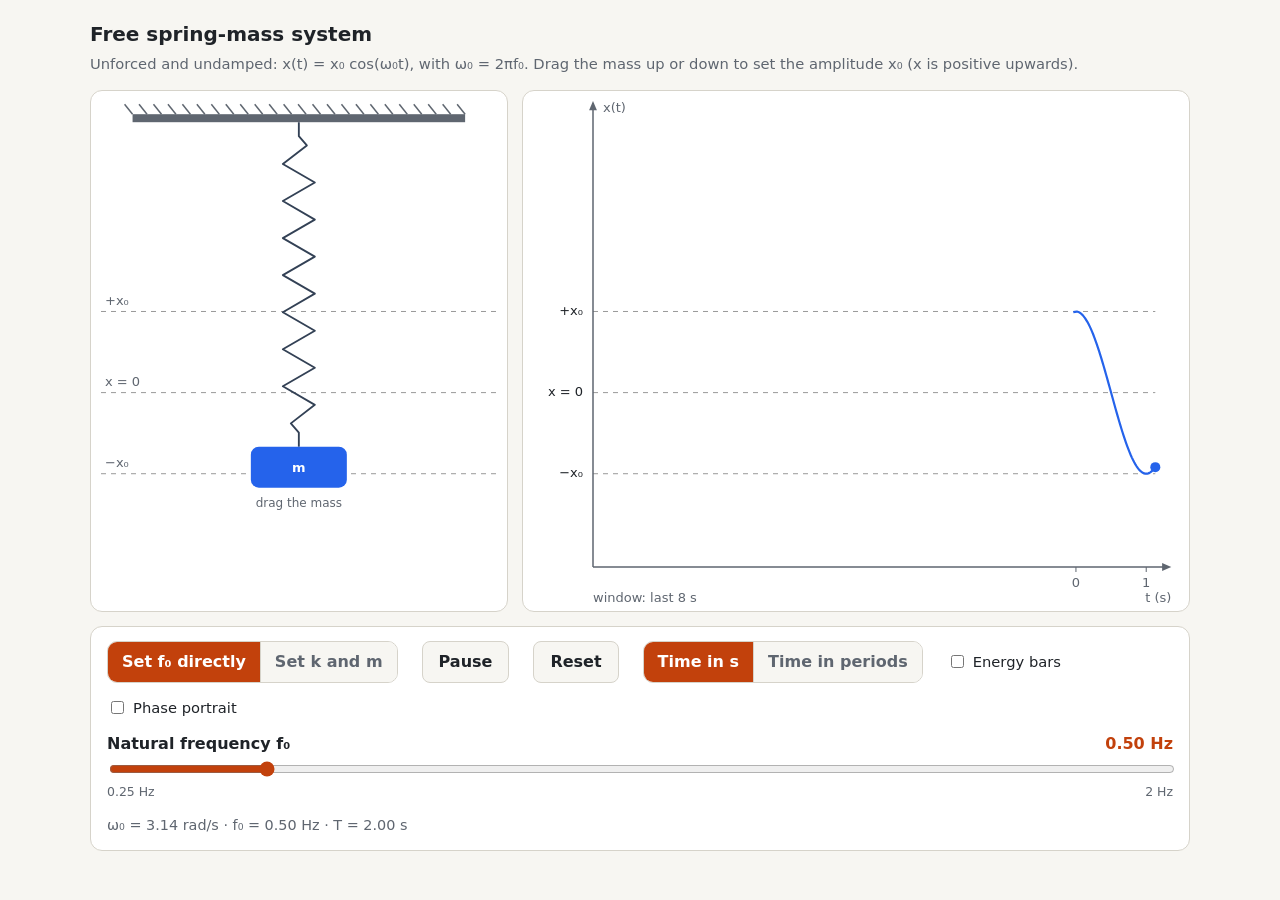
<file: animations/spring_mass.html>
<!DOCTYPE html>
<html lang="en">
<head>
<meta charset="utf-8">
<meta name="viewport" content="width=device-width, initial-scale=1, viewport-fit=cover">
<title>Free spring-mass system</title>
<style>
:root{
  --bg:#f7f6f2; --panel:#ffffff; --text:#1f2328; --muted:#5f6670; --line:#d6d3ca;
  --accent:#c2410c; --spring:#334155; --mass:#2563eb; --grid:#9a9a9a;
  box-sizing:border-box;
  padding-top:env(safe-area-inset-top,0px); padding-bottom:env(safe-area-inset-bottom,0px);
  color-scheme:light;
}
@media (prefers-color-scheme: dark){
  :root:not([data-theme="light"]){
    --bg:#15171a; --panel:#1e2125; --text:#e8e6e1; --muted:#9aa1ab; --line:#3a3f46;
    --accent:#fb923c; --spring:#cbd5e1; --mass:#60a5fa; --grid:#7a7f87; color-scheme:dark;
  }
}
:root[data-theme="dark"]{
  --bg:#15171a; --panel:#1e2125; --text:#e8e6e1; --muted:#9aa1ab; --line:#3a3f46;
  --accent:#fb923c; --spring:#cbd5e1; --mass:#60a5fa; --grid:#7a7f87; color-scheme:dark;
}
html{scroll-padding-top:env(safe-area-inset-top,0px)}
body{margin:0;background:var(--bg);color:var(--text);font:16px/1.45 system-ui,-apple-system,"Segoe UI",Roboto,sans-serif}
main{max-width:1100px;margin:0 auto;padding:20px 16px 28px}
h1{font-size:1.25rem;margin:0 0 4px}
p.sub{margin:0 0 16px;color:var(--muted);font-size:.92rem}
.grid{display:grid;grid-template-columns:minmax(0,1fr) minmax(0,1.6fr);gap:14px}
.panel{background:var(--panel);border:1px solid var(--line);border-radius:12px;overflow:hidden}
canvas{display:block;width:100%;height:min(68vh,520px);min-height:380px}
#sim{cursor:default;touch-action:none}
.controls{margin-top:14px;display:flex;flex-direction:column;gap:14px;background:var(--panel);border:1px solid var(--line);border-radius:12px;padding:14px 16px}
.row{display:flex;flex-wrap:wrap;gap:14px 24px;align-items:center}
.seg{display:inline-flex;border:1px solid var(--line);border-radius:10px;overflow:hidden}
.seg button{border:0;border-radius:0;background:var(--bg);color:var(--muted);padding:8px 14px}
.seg button+button{border-left:1px solid var(--line)}
.seg button[aria-checked="true"]{background:var(--accent);color:#fff}
.sliders{display:flex;flex-wrap:wrap;gap:14px 24px;width:100%}
.slider{flex:1 1 240px;display:flex;flex-direction:column;gap:4px}
.slider label{font-weight:600;display:flex;justify-content:space-between;gap:12px}
.slider output{font-variant-numeric:tabular-nums;color:var(--accent)}
input[type=range]{width:100%;accent-color:var(--accent)}
.ticks{display:flex;justify-content:space-between;color:var(--muted);font-size:.78rem}
button{font:inherit;font-weight:600;padding:8px 16px;border-radius:8px;border:1px solid var(--line);background:var(--bg);color:var(--text);cursor:pointer}
button:hover{border-color:var(--accent)}
.info{color:var(--muted);font-size:.9rem;font-variant-numeric:tabular-nums}
[hidden]{display:none!important}
.chk{display:inline-flex;align-items:center;gap:6px;font-size:.92rem;cursor:pointer}
input[type=checkbox]{accent-color:var(--accent)}
.extras{margin-top:14px;display:grid;grid-template-columns:repeat(auto-fit,minmax(280px,1fr));gap:14px}
canvas.small{height:300px;min-height:0}
@media (max-width:760px){ .grid{grid-template-columns:1fr} canvas{height:min(56vh,440px);min-height:340px} }
</style>
</head>
<body>
<main>
  <h1>Free spring-mass system</h1>
  <p class="sub">Unforced and undamped: x(t) = x₀ cos(ω₀t), with ω₀ = 2πf₀. Drag the mass up or down to set the amplitude x₀ (x is positive upwards).</p>
  <div class="grid">
    <div class="panel"><canvas id="sim" aria-label="Spring-mass animation"></canvas></div>
    <div class="panel"><canvas id="plot" aria-label="Position versus time"></canvas></div>
  </div>
  <div class="controls">
    <div class="row">
      <div class="seg" role="radiogroup" aria-label="Configuration">
        <button type="button" role="radio" id="modeF" aria-checked="true">Set f₀ directly</button>
        <button type="button" role="radio" id="modeK" aria-checked="false">Set k and m</button>
      </div>
      <button id="pp">Pause</button>
      <button id="reset">Reset</button>
      <div class="seg" role="radiogroup" aria-label="Time axis unit">
        <button type="button" role="radio" id="uS" aria-checked="true">Time in s</button>
        <button type="button" role="radio" id="uP" aria-checked="false">Time in periods</button>
      </div>
      <label class="chk"><input type="checkbox" id="showE"> Energy bars</label>
      <label class="chk"><input type="checkbox" id="showP"> Phase portrait</label>
    </div>
    <div class="sliders" id="boxF">
      <div class="slider">
        <label for="f">Natural frequency f₀ <output id="fout"></output></label>
        <input type="range" id="f" min="0.25" max="2" step="0.05" value="0.5">
        <div class="ticks"><span>0.25 Hz</span><span>2 Hz</span></div>
      </div>
    </div>
    <div class="sliders" id="boxK" hidden>
      <div class="slider">
        <label for="m">Mass m <output id="mout"></output></label>
        <input type="range" id="m" min="0.5" max="2" step="0.1" value="1.5">
        <div class="ticks"><span>0.5 kg</span><span>2 kg</span></div>
      </div>
      <div class="slider">
        <label for="k">Spring constant k <output id="kout"></output></label>
        <input type="range" id="k" min="10" max="75" step="1" value="15">
        <div class="ticks"><span>10 N/m</span><span>75 N/m</span></div>
      </div>
    </div>
    <div class="info" id="info"></div>
  </div>
<div class="extras" id="extras" hidden>
    <div class="panel" id="panE" hidden><canvas id="enC" class="small" aria-label="Kinetic and potential energy"></canvas></div>
    <div class="panel" id="panP" hidden><canvas id="phC" class="small" aria-label="Phase portrait"></canvas></div>
  </div>
</main>
<script>
(function(){
  var sim=document.getElementById('sim'), plot=document.getElementById('plot');
  var sc=sim.getContext('2d'), pc=plot.getContext('2d');
  var enC=document.getElementById('enC'), phC=document.getElementById('phC');
  var ec=enC.getContext('2d'), hc=phC.getContext('2d');
  var showE=document.getElementById('showE'), showP=document.getElementById('showP');
  var panE=document.getElementById('panE'), panP=document.getElementById('panP'), extras=document.getElementById('extras');
  var uS=document.getElementById('uS'), uP=document.getElementById('uP');
  var fIn=document.getElementById('f'), mIn=document.getElementById('m'), kIn=document.getElementById('k');
  var fOut=document.getElementById('fout'), mOut=document.getElementById('mout'), kOut=document.getElementById('kout');
  var info=document.getElementById('info'), pp=document.getElementById('pp');
  var btnF=document.getElementById('modeF'), btnK=document.getElementById('modeK');
  var boxF=document.getElementById('boxF'), boxK=document.getElementById('boxK');
  var AMAX_FRAC=0.26, EQ_FRAC=0.58, WINDOW=8, NP=4;
  var mode='f', f=parseFloat(fIn.value), omega=2*Math.PI*f;
  var m=parseFloat(mIn.value), k=parseFloat(kIn.value);
  var phase0=0, unit='s';
  var x0=0.6, phase=0, t=0, running=true, dragging=false, dragX=0; // x in units of Amax
  var hist=[], W=0,H=0, dpr=1, D={};

  function col(n){return getComputedStyle(document.documentElement).getPropertyValue(n).trim();}
  function size(c,ctx){
    dpr=window.devicePixelRatio||1;
    var r=c.getBoundingClientRect();
    c.width=Math.round(r.width*dpr); c.height=Math.round(r.height*dpr);
    ctx.setTransform(dpr,0,0,dpr,0,0);
    return {w:r.width,h:r.height};
  }
  function resize(){ D.sim=size(sim,sc); D.plot=size(plot,pc); D.en=size(enC,ec); D.ph=size(phC,hc); }
  window.addEventListener('resize',resize); resize();

  function yEq(){return H*EQ_FRAC;}
  function aPx(){return H*AMAX_FRAC;}
  function xNow(){ return dragging ? dragX : x0*Math.cos(phase); }
  function yOf(x){ return yEq()-x*aPx(); }

  // visual parameters of the mass and spring (defaults in mode "f₀ directly")
  function massDims(){ var mm=(mode==='k')?m:1.5; return {w:60+24*mm,h:26+10*mm}; }

  function updateFreq(){
    if(mode==='k'){ omega=Math.sqrt(k/m); f=omega/(2*Math.PI); }
    else { f=parseFloat(fIn.value); omega=2*Math.PI*f; }
    fOut.textContent=f.toFixed(2)+' Hz';
    mOut.textContent=m.toFixed(1)+' kg';
    kOut.textContent=k.toFixed(0)+' N/m';
    var txt='ω₀ = '+omega.toFixed(2)+' rad/s · f₀ = '+f.toFixed(2)+' Hz · T = '+(1/f).toFixed(2)+' s';
    if(mode==='k') txt='ω₀ = √(k/m) = '+omega.toFixed(2)+' rad/s · f₀ = ω₀/2π = '+f.toFixed(2)+' Hz · T = '+(1/f).toFixed(2)+' s';
    info.textContent=txt;
  }
  function setMode(mm){
    if(mm===mode) return;
    if(mm==='f'){ fIn.value=f; }       // carry the computed f₀ over to the slider
    mode=mm;
    btnF.setAttribute('aria-checked',mode==='f'); btnK.setAttribute('aria-checked',mode==='k');
    boxF.hidden=(mode!=='f'); boxK.hidden=(mode!=='k');
    if(mode==='f'){ f=parseFloat(fIn.value); omega=2*Math.PI*f; fOut.textContent=f.toFixed(2)+' Hz'; info.textContent='ω₀ = '+omega.toFixed(2)+' rad/s · f₀ = '+f.toFixed(2)+' Hz · T = '+(1/f).toFixed(2)+' s'; }
    else updateFreq();
  }
  function setUnit(u){ unit=u; uS.setAttribute('aria-checked',u==='s'); uP.setAttribute('aria-checked',u==='p'); }
  uS.addEventListener('click',function(){setUnit('s');});
  uP.addEventListener('click',function(){setUnit('p');});
  function showPanels(){ panE.hidden=!showE.checked; panP.hidden=!showP.checked; extras.hidden=!(showE.checked||showP.checked); resize(); }
  showE.addEventListener('change',showPanels); showP.addEventListener('change',showPanels);
  btnF.addEventListener('click',function(){setMode('f');});
  btnK.addEventListener('click',function(){setMode('k');});
  fIn.addEventListener('input',updateFreq);
  mIn.addEventListener('input',function(){m=parseFloat(mIn.value);updateFreq();});
  kIn.addEventListener('input',function(){k=parseFloat(kIn.value);updateFreq();});
  pp.addEventListener('click',function(){
    running=!running; pp.textContent=running?'Pause':'Play';
  });
  document.getElementById('reset').addEventListener('click',function(){
    x0=0.6; phase=0; phase0=0; t=0; hist=[]; running=true; pp.textContent='Pause';
  });
  updateFreq();

  // dragging the mass
  function pointerPos(e){ var r=sim.getBoundingClientRect(); W=D.sim.w; H=D.sim.h; return {x:e.clientX-r.left,y:e.clientY-r.top}; }
  function overMass(p){
    var d=massDims(), cy=yOf(xNow());
    return Math.abs(p.x-W/2)<d.w/2+14 && Math.abs(p.y-cy)<d.h/2+14;
  }
  sim.addEventListener('pointerdown',function(e){
    var p=pointerPos(e);
    if(!overMass(p)) return;
    dragging=true; sim.setPointerCapture(e.pointerId); sim.style.cursor='grabbing';
    dragX=clampX((yEq()-p.y)/aPx());
  });
  sim.addEventListener('pointermove',function(e){
    var p=pointerPos(e);
    if(dragging){ dragX=clampX((yEq()-p.y)/aPx()); }
    else sim.style.cursor=overMass(p)?'grab':'default';
  });
  function release(){
    if(!dragging) return;
    dragging=false; sim.style.cursor='grab';
    var a=Math.max(0.1,Math.abs(dragX));
    x0=a; phase=dragX>=0?0:Math.PI; phase0=phase; t=0; hist=[];
  }
  sim.addEventListener('pointerup',release);
  sim.addEventListener('pointercancel',release);
  function clampX(v){ return Math.max(-1,Math.min(1,v)); }

  function arrow(c,x1,y1,x2,y2,size){
    var a=Math.atan2(y2-y1,x2-x1);
    c.beginPath(); c.moveTo(x2,y2);
    c.lineTo(x2-size*Math.cos(a-0.4),y2-size*Math.sin(a-0.4));
    c.lineTo(x2-size*Math.cos(a+0.4),y2-size*Math.sin(a+0.4));
    c.closePath(); c.fill();
  }

  function drawSim(x){
    W=D.sim.w; H=D.sim.h;
    var s=sc, cx=W/2, ceilY=H*0.06, my=yOf(x), d=massDims(), mh=d.h, mw=d.w;
    var kk=(mode==='k')?k:15;
    s.clearRect(0,0,W,H);
    // reference lines
    s.save(); s.setLineDash([5,5]); s.lineWidth=1; s.strokeStyle=col('--grid'); s.fillStyle=col('--muted');
    s.font='13px system-ui,sans-serif'; s.textBaseline='middle';
    [[x0,'+x₀'],[0,'x = 0'],[-x0,'−x₀']].forEach(function(r){
      var y=yOf(r[0]); s.beginPath(); s.moveTo(10,y); s.lineTo(W-10,y); s.stroke();
      s.fillText(r[1],14,y-10);
    });
    s.restore();
    // ceiling
    s.fillStyle=col('--muted'); s.fillRect(W*0.1,ceilY-8,W*0.8,8);
    s.strokeStyle=col('--muted'); s.lineWidth=1.5;
    for(var i=0;i<24;i++){ var hx=W*0.1+i*(W*0.8/23); s.beginPath(); s.moveTo(hx,ceilY-8); s.lineTo(hx-8,ceilY-18); s.stroke(); }
    // spring: stiffer = thicker wire and tighter coils
    var top=ceilY, bot=my-mh/2, lead=14, amp=16;
    var n=Math.round(7+(kk-10)/65*9);
    s.strokeStyle=col('--spring'); s.lineWidth=1.6+(kk-10)/65*3.4; s.lineJoin='round';
    s.beginPath(); s.moveTo(cx,top); s.lineTo(cx,top+lead);
    var y0=top+lead, y1=bot-lead, step=(y1-y0)/(n*2);
    for(var q=0;q<n*2;q++){
      var sx=cx+((q%2===0)?amp:-amp)*(q===0||q===n*2-1?0.5:1);
      s.lineTo(sx,y0+step*(q+0.5));
    }
    s.lineTo(cx,y1); s.lineTo(cx,bot); s.stroke();
    // mass
    s.fillStyle=col('--mass'); s.beginPath();
    if(s.roundRect) s.roundRect(cx-mw/2,my-mh/2,mw,mh,8); else s.rect(cx-mw/2,my-mh/2,mw,mh);
    s.fill();
    s.fillStyle='#fff'; s.font='600 13px system-ui,sans-serif'; s.textAlign='center'; s.textBaseline='middle';
    s.fillText('m',cx,my+1);
    s.textAlign='left';
    if(!dragging && t<2.5){ s.fillStyle=col('--muted'); s.font='12px system-ui,sans-serif'; s.textAlign='center'; s.fillText('drag the mass',cx,my+mh/2+16); s.textAlign='left'; }
  }

  function drawPlot(x){
    W=D.plot.w; H=D.plot.h;
    var p=pc, L=70, R=W-34, B=H-44, T=10;
    p.clearRect(0,0,W,H);
    var y0=yEq(), ya=yOf(x0), yb=yOf(-x0);
    p.font='13px system-ui,sans-serif'; p.textBaseline='middle';
    // grid lines + y labels
    p.save(); p.setLineDash([5,5]); p.lineWidth=1; p.strokeStyle=col('--grid');
    [ya,y0,yb].forEach(function(y){ p.beginPath(); p.moveTo(L,y); p.lineTo(R,y); p.stroke(); });
    p.restore();
    p.fillStyle=col('--text'); p.textAlign='right';
    p.fillText('+x₀',L-10,ya); p.fillText('x = 0',L-10,y0); p.fillText('−x₀',L-10,yb);
    // axes with arrowheads
    p.strokeStyle=col('--muted'); p.fillStyle=col('--muted'); p.lineWidth=1.5;
    p.beginPath(); p.moveTo(L,B); p.lineTo(L,T+2); p.moveTo(L,B); p.lineTo(R+12,B); p.stroke();
    arrow(p,L,B,L,T,10); arrow(p,L,B,R+16,B,10);
    p.textAlign='left'; p.fillText('x(t)',L+10,T+8);
    var per=(unit==='p'), pw0=R-L, cyc=(phase-phase0)/6.283185307, tv=per?cyc:t, span=per?NP:WINDOW;
    p.textAlign='right'; p.fillText(per?'t / T':'t (s)',R+16,B+32);
    p.textAlign='left'; p.fillText('window: last '+(per?NP+' periods':WINDOW+' s'),L,B+32);
    p.textAlign='center'; p.strokeStyle=col('--muted'); p.lineWidth=1;
    for(var n=Math.max(0,Math.ceil(tv-span)); n<=Math.floor(tv); n++){
      var tx=R-(tv-n)/span*pw0; if(tx<L) continue;
      p.beginPath(); p.moveTo(tx,B); p.lineTo(tx,B+5); p.stroke(); p.fillText(n,tx,B+17);
    }
    // curve
    var pw=R-L, tNow=t;
    p.save(); p.beginPath(); p.rect(L,T,pw+8,B-T); p.clip();
    p.strokeStyle=col('--mass'); p.lineWidth=2.2; p.lineJoin='round'; p.beginPath();
    var started=false;
    for(var i=0;i<hist.length;i++){
      var px=per?R-(phase-hist[i][2])/(6.283185307*NP)*pw:R-(tNow-hist[i][0])/WINDOW*pw, py=yOf(hist[i][1]);
      if(!started){p.moveTo(px,py);started=true;} else p.lineTo(px,py);
    }
    p.stroke(); p.restore();
    // current point
    p.fillStyle=col('--mass'); p.beginPath(); p.arc(R,yOf(x),5,0,6.2832); p.fill();
  }

  function drawEnergy(){
    if(!showE.checked) return;
    W=D.en.w; H=D.en.h;
    var e=ec, K,U,Tt, L=56, R=W-16, T=44, B=H-46, hg=B-T;
    if(dragging){ K=0; U=dragX*dragX; Tt=U; } else { var a2=x0*x0, sn=Math.sin(phase); K=a2*sn*sn; U=a2-K; Tt=a2; }
    e.clearRect(0,0,W,H); e.textBaseline='middle';
    e.font='600 14px system-ui,sans-serif'; e.fillStyle=col('--text'); e.textAlign='left'; e.fillText('Energy',16,20);
    e.font='13px system-ui,sans-serif'; e.fillStyle=col('--muted'); e.textAlign='right'; e.fillText('E / E_max',R,20);
    e.strokeStyle=col('--grid'); e.lineWidth=1; e.setLineDash([5,5]);
    [0,0.5,1].forEach(function(v){ var y=B-v*hg; e.beginPath(); e.moveTo(L,y); e.lineTo(R,y); e.stroke(); e.textAlign='right'; e.fillText(v,L-8,y); });
    e.setLineDash([]);
    var bars=[['Kinetic',K,col('--accent'),1],['Potential',U,col('--spring'),1],['Total',Tt,col('--muted'),0.45]];
    var slot=(R-L)/3, bw=Math.min(70,slot*0.6);
    bars.forEach(function(b,i){
      var cx=L+slot*(i+0.5), h=b[1]*hg;
      e.globalAlpha=b[3]; e.fillStyle=b[2]; e.fillRect(cx-bw/2,B-h,bw,h); e.globalAlpha=1;
      e.fillStyle=col('--muted'); e.textAlign='center'; e.fillText(b[0],cx,B+16);
    });
    e.font='12px system-ui,sans-serif'; e.textAlign='center'; e.fillText('E_max = ½ k x_max² (largest possible amplitude)',W/2,H-12);
  }
  function drawPhase(x){
    if(!showP.checked) return;
    W=D.ph.w; H=D.ph.h;
    var q=hc, cx=W/2, cy=H/2+8, u=Math.min(W,H-30)/2*0.78, len=u*1.2;
    var r=dragging?Math.abs(dragX):x0, vv=dragging?0:-x0*Math.sin(phase);
    q.clearRect(0,0,W,H); q.textBaseline='middle';
    q.font='600 14px system-ui,sans-serif'; q.fillStyle=col('--text'); q.textAlign='left'; q.fillText('Phase portrait',16,20);
    q.strokeStyle=col('--muted'); q.fillStyle=col('--muted'); q.lineWidth=1.5;
    q.beginPath(); q.moveTo(cx-len,cy); q.lineTo(cx+len,cy); q.moveTo(cx,cy+len); q.lineTo(cx,cy-len); q.stroke();
    arrow(q,cx-len,cy,cx+len,cy,9); arrow(q,cx,cy+len,cx,cy-len,9);
    q.font='13px system-ui,sans-serif'; q.textAlign='left'; q.fillText('x',cx+len-4,cy-12); q.fillText('v / ω₀',cx+10,cy-len+4);
    q.setLineDash([5,5]); q.lineWidth=1; q.strokeStyle=col('--grid');
    q.beginPath(); q.arc(cx,cy,r*u,0,6.283185307); q.stroke(); q.setLineDash([]);
    q.fillStyle=col('--muted'); q.textAlign='center';
    q.fillText('+x₀',cx+r*u,cy+16); q.fillText('−x₀',cx-r*u,cy+16);
    q.fillStyle=col('--mass'); q.beginPath(); q.arc(cx+x*u,cy-vv*u,6,0,6.283185307); q.fill();
  }
  var last=performance.now();
  function frame(now){
    var dt=Math.min(0.05,(now-last)/1000); last=now;
    if(running && !dragging){
      phase+=omega*dt; t+=dt;
      hist.push([t,x0*Math.cos(phase),phase]);
      while(hist.length && t-hist[0][0]>16.5) hist.shift();
    }
    var x=xNow();
    drawSim(x); drawPlot(x); drawEnergy(); drawPhase(x);
    requestAnimationFrame(frame);
  }
  requestAnimationFrame(frame);
})();
</script>
</body>
</html>
</file>
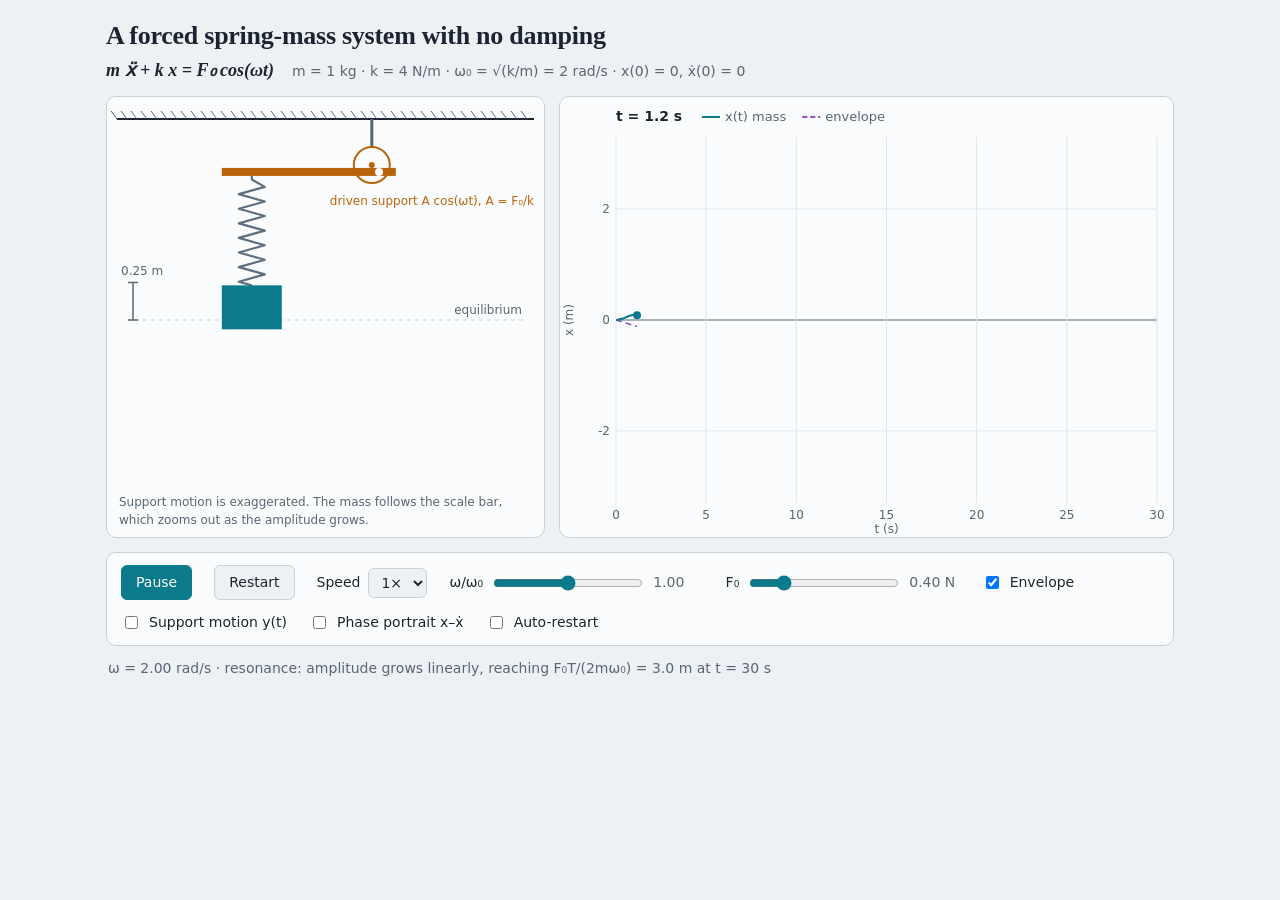
<file: animations/spring_resonance.html>
<!DOCTYPE html>
<html lang="en">
<head>
<meta charset="utf-8">
<meta name="viewport" content="width=device-width, initial-scale=1, viewport-fit=cover">
<title>Forced undamped spring-mass system</title>
<style>
:root{
  --bg:#eef1f4; --panel:#fbfcfd; --ink:#1b2430; --mute:#586675; --line:#c9d1da;
  --trace:#0b7a8a; --drive:#b8650a; --grid:#dfe5ea; --spring:#5f6e7e; --env:#8a4fbf;
  box-sizing:border-box; padding-top:env(safe-area-inset-top,0px); padding-bottom:env(safe-area-inset-bottom,0px);
}
@media (prefers-color-scheme:dark){
  :root:not([data-theme="light"]){
    color-scheme:dark;
    --bg:#11161c; --panel:#171e26; --ink:#e6ebf0; --mute:#9aa8b6; --line:#34404c;
    --trace:#4cc4d4; --drive:#f0a540; --grid:#232d38; --spring:#9fb0c1; --env:#c39bf0;
  }
}
:root[data-theme="dark"]{
  color-scheme:dark;
  --bg:#11161c; --panel:#171e26; --ink:#e6ebf0; --mute:#9aa8b6; --line:#34404c;
  --trace:#4cc4d4; --drive:#f0a540; --grid:#232d38; --spring:#9fb0c1; --env:#c39bf0;
}
html{scroll-padding-top:env(safe-area-inset-top,0px)}
*{box-sizing:border-box}
body{margin:0;background:var(--bg);color:var(--ink);font:15px/1.5 system-ui,-apple-system,"Segoe UI",sans-serif}
main{max-width:1100px;margin:0 auto;padding:20px 16px 28px}
h1{font:600 26px/1.2 Georgia,"Iowan Old Style",serif;margin:0 0 8px;letter-spacing:-.01em}
.eq{margin:0 0 14px;display:flex;flex-wrap:wrap;gap:4px 18px;align-items:baseline;color:var(--mute);font-size:14px}
.eq b{font:italic 600 18px Georgia,"Iowan Old Style",serif;color:var(--ink)}
.grid{display:grid;grid-template-columns:minmax(280px,5fr) minmax(0,7fr);gap:14px}
@media (max-width:760px){.grid{grid-template-columns:1fr}}
.card{background:var(--panel);border:1px solid var(--line);border-radius:10px;position:relative;overflow:hidden}
canvas{display:block;width:100%;height:440px}
@media (max-width:760px){canvas{height:400px}}
#cph{height:360px}
.note{position:absolute;left:12px;bottom:8px;font-size:12px;color:var(--mute);margin:0;max-width:92%}
#msg{position:absolute;left:62px;right:20px;top:48px;padding:8px 12px;border-left:3px solid var(--drive);background:var(--panel);font-size:14px;display:none}
.ctrl{display:flex;flex-wrap:wrap;gap:12px 22px;align-items:center;margin-top:14px;padding:12px 14px}
.ctrl label{display:flex;align-items:center;gap:8px;font-size:14px}
.ctrl output{min-width:3.6em;font-variant-numeric:tabular-nums;color:var(--mute)}
input[type=range]{width:150px;accent-color:var(--trace)}
button,select{font:inherit;font-size:14px;padding:6px 14px;border-radius:6px;border:1px solid var(--line);background:var(--bg);color:var(--ink);cursor:pointer}
select{padding:5px 8px}
button.primary{background:var(--trace);border-color:var(--trace);color:#fff}
:root[data-theme="dark"] button.primary{color:#06242a}
@media (prefers-color-scheme:dark){:root:not([data-theme="light"]) button.primary{color:#06242a}}
button:focus-visible,input:focus-visible,select:focus-visible{outline:2px solid var(--drive);outline-offset:2px}
.status{margin:12px 2px 0;font-size:14px;color:var(--mute)}
</style>
</head>
<body>
<main>
  <h1>A forced spring-mass system with no damping</h1>
  <p class="eq"><b>m ẍ + k x = F₀ cos(ωt)</b><span>m = 1 kg · k = 4 N/m · ω₀ = √(k/m) = 2 rad/s · x(0) = 0, ẋ(0) = 0</span></p>
  <div class="grid">
    <div class="card"><canvas id="cs" role="img" aria-label="Animation of a mass hanging from a spring attached to an oscillating support"></canvas><p class="note">Support motion is exaggerated. The mass follows the scale bar, which zooms out as the amplitude grows.</p></div>
    <div class="card"><canvas id="cp" role="img" aria-label="Plot of the mass position in metres against time in seconds"></canvas><div id="msg" aria-live="polite"></div></div>
  </div>
  <div class="card" id="phcard" style="display:none;margin-top:14px"><canvas id="cph" role="img" aria-label="Phase portrait of the mass velocity against its position"></canvas></div>
  <div class="card ctrl">
    <button id="play" class="primary">Pause</button>
    <button id="restart">Restart</button>
    <label>Speed <select id="spd"><option value="1">1×</option><option value="2">2×</option><option value="4">4×</option></select></label>
    <label>ω/ω₀ <input id="ratio" type="range" min="0.5" max="1.5" step="0.01" value="1"><output id="ratioO">1.00</output></label>
    <label>F₀ <input id="amp" type="range" min="0.2" max="1.2" step="0.05" value="0.4"><output id="ampO">0.40 N</output></label>
    <label><input id="env" type="checkbox" checked> Envelope</label>
    <label><input id="sup" type="checkbox"> Support motion y(t)</label>
    <label><input id="ph" type="checkbox"> Phase portrait x–ẋ</label>
    <label><input id="auto" type="checkbox"> Auto-restart</label>
  </div>
  <p id="status" class="status"></p>
</main>
<script>
(function(){
  var W0 = 2, K = 4, T = 30, SUP_PX = 100, TM = 40, BM = 34;
  var $ = function(id){return document.getElementById(id)};
  var cs = $('cs'), cp = $('cp'), gs = cs.getContext('2d'), gp = cp.getContext('2d'), cph = $('cph'), gph = cph.getContext('2d');
  var t = 0, running = true, ended = false, last = null, endAt = 0, dirty = true, speed = 1;
  var ratio = 1, A = 0.1, ym = 1, vm = 1, rangeT = 0.5, rangeD = 0.5, tmr, C = {};

  function isRes(){ return Math.abs(ratio - 1) < 0.005; }
  function xAt(s){
    var w = ratio * W0;
    if (isRes()) return W0 * A * s / 2 * Math.sin(W0 * s);
    return W0*W0*A/(W0*W0 - w*w) * (Math.cos(w*s) - Math.cos(W0*s));
  }
  function xdAt(s){
    var w = ratio * W0;
    if (isRes()) return W0 * A / 2 * (Math.sin(W0*s) + W0*s*Math.cos(W0*s));
    return W0*W0*A/(W0*W0 - w*w) * (W0*Math.sin(W0*s) - w*Math.sin(w*s));
  }
  function envAt(s){
    var w = ratio * W0;
    if (isRes()) return W0 * A * s / 2;
    return Math.abs(2*W0*W0*A/(W0*W0 - w*w) * Math.sin((W0 - w)*s/2));
  }
  function refreshColors(){
    var cs2 = getComputedStyle(document.documentElement);
    ['ink','mute','trace','drive','grid','spring','env','panel','line'].forEach(function(n){ C[n] = cs2.getPropertyValue('--'+n).trim(); });
    dirty = true;
  }
  function fit(c, g){
    var d = window.devicePixelRatio || 1, w = c.clientWidth, h = c.clientHeight;
    if (c.width !== Math.round(w*d) || c.height !== Math.round(h*d)){ c.width = Math.round(w*d); c.height = Math.round(h*d); }
    g.setTransform(d,0,0,d,0,0);
    return [w,h];
  }
  function fmt(v){ return String(+v.toPrecision(2)); }

  function drawSystem(){
    var s = fit(cs, gs), w = s[0], h = s[1], g = gs;
    g.clearRect(0,0,w,h); g.textAlign = 'left';
    var xc = Math.max(120, w*0.4), Cx = xc + 90, Cy = 68, th = ratio*W0*t;
    var r = A * SUP_PX, R = r + 8;
    g.strokeStyle = C.ink; g.lineWidth = 2; g.beginPath(); g.moveTo(10,22); g.lineTo(w-10,22); g.stroke();
    g.strokeStyle = C.mute; g.lineWidth = 1; g.beginPath();
    for (var i = 10; i < w-10; i += 10){ g.moveTo(i,22); g.lineTo(i-6,14); }
    g.stroke();
    g.strokeStyle = C.mute; g.lineWidth = 3; g.beginPath(); g.moveTo(Cx,22); g.lineTo(Cx,Cy); g.stroke();
    g.fillStyle = C.panel; g.strokeStyle = C.drive; g.lineWidth = 2;
    g.beginPath(); g.arc(Cx,Cy,R,0,6.2832); g.fill(); g.stroke();
    g.fillStyle = C.drive; g.beginPath(); g.arc(Cx,Cy,3,0,6.2832); g.fill();
    var px = Cx + r*Math.sin(th), py = Cy - r*Math.cos(th);
    g.lineWidth = 1; g.setLineDash([3,3]); g.beginPath(); g.moveTo(Cx,Cy); g.lineTo(px,py); g.stroke(); g.setLineDash([]);
    g.fillStyle = C.drive; g.fillRect(xc - 60, py-4, Cx + R + 6 - (xc - 60), 8);
    g.fillStyle = C.panel; g.beginPath(); g.arc(px,py,4,0,6.2832); g.fill();
    var sx = xc - 30, yEq = TM + (h - TM - BM)/2;
    var MAXPX = Math.max(20, Math.min(110, yEq - 22 - (Cy + 0.3*SUP_PX + 4) - 24));
    var ppm = MAXPX / rangeD;
    g.strokeStyle = C.line; g.setLineDash([4,4]); g.beginPath(); g.moveTo(20,yEq); g.lineTo(w-20,yEq); g.stroke(); g.setLineDash([]);
    g.fillStyle = C.mute; g.font = '12px system-ui,sans-serif';
    g.textAlign = 'right'; g.fillText('equilibrium', w-22, yEq-6); g.textAlign = 'left';
    // scale bar
    var Ls = rangeT/2, bh = Ls*ppm;
    g.strokeStyle = C.mute; g.lineWidth = 1.5; g.beginPath();
    g.moveTo(26,yEq-bh); g.lineTo(26,yEq); g.moveTo(21,yEq-bh); g.lineTo(31,yEq-bh); g.moveTo(21,yEq); g.lineTo(31,yEq); g.stroke();
    g.fillStyle = C.mute; g.fillText(fmt(Ls) + ' m', 14, yEq-bh-8);
    var xm = xAt(t), off = Math.max(-MAXPX, Math.min(MAXPX, xm*ppm)), top = yEq - off - 22, ys = py + 4, n = 14, amp = 13;
    g.strokeStyle = C.spring; g.lineWidth = 2.2; g.lineJoin = 'round'; g.beginPath(); g.moveTo(sx, ys);
    var seg = (top - ys) / (n + 1);
    g.lineTo(sx, ys + seg*0.5);
    for (var k = 1; k <= n; k++) g.lineTo(sx + (k%2 ? amp : -amp), ys + seg*(k+0.5));
    g.lineTo(sx, top); g.stroke();
    g.fillStyle = C.trace; g.fillRect(sx-30, top, 60, 44);
    var lab = 'driven support A cos(ωt), A = F₀/k'; g.fillStyle = C.drive; g.font = '12px system-ui,sans-serif';
    g.fillText(lab, Math.min(Cx - 40, w - 10 - g.measureText(lab).width), Cy + R + 22);
  }

  function nice(range){
    var raw = range/4, p = Math.pow(10, Math.floor(Math.log10(raw))), m = raw/p;
    return (m < 1.5 ? 1 : m < 3.5 ? 2 : m < 7.5 ? 5 : 10) * p;
  }

  function drawPlot(){
    var s = fit(cp, gp), w = s[0], h = s[1], g = gp, L = 56, Rm = 16, pw = w-L-Rm, ph = h-TM-BM;
    g.clearRect(0,0,w,h); g.lineWidth = 1; g.textAlign = 'right';
    var N = 400, step = nice(2*ym), dec = Math.max(0, -Math.floor(Math.log10(step)+1e-9));
    var X = function(s2){return L + pw*s2/T}, Y = function(v){return TM + ph*(0.5 - v/(2*ym))};
    g.font = '12px system-ui,sans-serif';
    for (var v = -Math.floor(ym/step)*step; v <= ym+1e-9; v += step){
      g.strokeStyle = Math.abs(v) < step*1e-6 ? C.mute : C.grid; g.beginPath(); g.moveTo(L,Y(v)); g.lineTo(L+pw,Y(v)); g.stroke();
      g.fillStyle = C.mute; g.fillText(v.toFixed(dec), L-6, Y(v)+4);
    }
    g.textAlign = 'center';
    for (var k = 0; k <= T; k += 5){
      g.strokeStyle = C.grid; g.beginPath(); g.moveTo(X(k),TM); g.lineTo(X(k),TM+ph); g.stroke();
      g.fillStyle = C.mute; g.fillText(k, X(k), TM+ph+16);
    }
    g.fillText('t (s)', L+pw/2, h-4);
    g.save(); g.translate(13, TM+ph/2); g.rotate(-Math.PI/2); g.fillText('x (m)', 0, 0); g.restore();
    var showEnv = $('env').checked, showSup = $('sup').checked, w1 = ratio*W0;
    g.save(); g.beginPath(); g.rect(L,TM,pw,ph); g.clip(); g.lineJoin = 'round';
    function path(f, sg){ g.beginPath(); for (var i = 0; i <= N; i++){ var s2 = t*i/N, yv = sg*f(s2); i ? g.lineTo(X(s2),Y(yv)) : g.moveTo(X(s2),Y(yv)); } g.stroke(); }
    if (showSup){ g.strokeStyle = C.drive; g.lineWidth = 1.2; path(function(s2){return A*Math.cos(w1*s2)}, 1); }
    if (showEnv){ g.strokeStyle = C.env; g.lineWidth = 1.5; g.setLineDash([6,4]); path(envAt,1); path(envAt,-1); g.setLineDash([]); }
    g.strokeStyle = C.trace; g.lineWidth = 2; path(xAt, 1);
    g.fillStyle = C.trace; g.beginPath(); g.arc(X(t),Y(xAt(t)),4,0,6.2832); g.fill();
    g.restore();
    // legend
    g.textAlign = 'left'; g.fillStyle = C.ink; g.font = '600 14px system-ui,sans-serif';
    g.fillText('t = ' + t.toFixed(1) + ' s', L, 24);
    g.font = '13px system-ui,sans-serif';
    var lx = L + 86, items = [['x(t) mass', C.trace, 0]];
    if (showSup) items.push(['y(t) support', C.drive, 0]);
    if (showEnv) items.push(['envelope', C.env, 1]);
    items.forEach(function(it){
      g.strokeStyle = it[1]; g.lineWidth = 2; g.setLineDash(it[2] ? [5,3] : []);
      g.beginPath(); g.moveTo(lx,20); g.lineTo(lx+18,20); g.stroke(); g.setLineDash([]);
      g.fillStyle = C.mute; g.fillText(it[0], lx+23, 24); lx += 23 + g.measureText(it[0]).width + 16;
    });
  }

  function drawPhase(){
    var s = fit(cph, gph), w = s[0], h = s[1], g = gph, Tp = 36, Bp = 36, S = Math.min(w - 120, h - Tp - Bp), L = (w - S)/2;
    g.clearRect(0,0,w,h); g.lineWidth = 1; g.font = '12px system-ui,sans-serif';
    var X = function(v){return L + S*(0.5 + v/(2*ym))}, Y = function(v){return Tp + S*(0.5 - v/(2*vm))};
    var sx = nice(2*ym), sv = nice(2*vm), dx = Math.max(0, -Math.floor(Math.log10(sx)+1e-9)), dv = Math.max(0, -Math.floor(Math.log10(sv)+1e-9)), v;
    g.textAlign = 'center';
    for (v = -Math.floor(ym/sx)*sx; v <= ym+1e-9; v += sx){
      g.strokeStyle = Math.abs(v) < sx*1e-6 ? C.mute : C.grid; g.beginPath(); g.moveTo(X(v),Tp); g.lineTo(X(v),Tp+S); g.stroke();
      g.fillStyle = C.mute; g.fillText(v.toFixed(dx), X(v), Tp+S+15);
    }
    g.textAlign = 'right';
    for (v = -Math.floor(vm/sv)*sv; v <= vm+1e-9; v += sv){
      g.strokeStyle = Math.abs(v) < sv*1e-6 ? C.mute : C.grid; g.beginPath(); g.moveTo(L,Y(v)); g.lineTo(L+S,Y(v)); g.stroke();
      g.fillStyle = C.mute; g.fillText(v.toFixed(dv), L-6, Y(v)+4);
    }
    g.textAlign = 'center'; g.fillStyle = C.mute;
    g.fillText('x (m)', L+S/2, h-6);
    g.save(); g.translate(L-46, Tp+S/2); g.rotate(-Math.PI/2); g.fillText('ẋ (m/s)', 0, 0); g.restore();
    g.save(); g.beginPath(); g.rect(L,Tp,S,S); g.clip();
    g.strokeStyle = C.trace; g.lineWidth = 2; g.lineJoin = 'round'; g.beginPath();
    for (var i = 0; i <= 600; i++){ var s2 = t*i/600; i ? g.lineTo(X(xAt(s2)),Y(xdAt(s2))) : g.moveTo(X(xAt(s2)),Y(xdAt(s2))); }
    g.stroke();
    g.fillStyle = C.trace; g.beginPath(); g.arc(X(xAt(t)),Y(xdAt(t)),4,0,6.2832); g.fill();
    g.restore();
    g.textAlign = 'left'; g.fillStyle = C.ink; g.font = '600 14px system-ui,sans-serif';
    g.fillText('Phase portrait: ẋ vs x', 14, 22);
  }

  function setRange(){
    var m = 0; for (var i = 0; i <= 600; i++){ var e = envAt(T*i/600); if (e > m) m = e; }
    if ($('sup').checked) m = Math.max(m, A);
    ym = 1.1*m;
    var vx = 0; for (var j = 0; j <= 600; j++){ var vv = Math.abs(xdAt(T*j/600)); if (vv > vx) vx = vv; }
    vm = Math.max(W0*ym, 1.05*vx);
  }
  function setStatus(){
    var w = ratio*W0, s = 'ω = ' + w.toFixed(2) + ' rad/s · ';
    s += isRes() ? 'resonance: amplitude grows linearly, reaching F₀T/(2mω₀) = ' + (W0*A*T/2).toFixed(1) + ' m at t = ' + T + ' s'
      : 'beat period = ' + (2*Math.PI/Math.abs(W0-w)).toFixed(1) + ' s · max amplitude = ' + (2*W0*W0*A/Math.abs(W0*W0-w*w)).toFixed(2) + ' m';
    $('status').textContent = s;
  }
  function showMsg(){
    var w = ratio*W0, tb = 2*Math.PI/Math.abs(W0-w), m = $('msg');
    m.textContent = isRes()
      ? 'Run stopped at ' + T + ' s. With no damping, the amplitude would keep growing indefinitely.'
      : 'Run stopped at ' + T + ' s. Off resonance the amplitude stays bounded (max ' + (2*W0*W0*A/Math.abs(W0*W0-w*w)).toFixed(2) + ' m). Beat period: ' + tb.toFixed(1) + ' s' + (tb > T ? ', longer than this run.' : '.');
    m.style.display = 'block';
  }
  function setPlayLabel(){ $('play').textContent = ended ? 'Play again' : running ? 'Pause' : 'Play'; }
  function restart(){
    t = 0; if (ended) running = true; ended = false; rangeT = rangeD = 0.5;
    setRange(); setStatus(); $('msg').style.display = 'none'; setPlayLabel(); dirty = true;
  }
  function frame(ts){
    if (last === null) last = ts;
    var dt = Math.min(0.05, (ts-last)/1000); last = ts;
    if (running){
      t += dt*speed; dirty = true;
      if (t >= T){ t = T; running = false; ended = true; endAt = ts; showMsg(); setPlayLabel(); }
      while (Math.abs(xAt(t)) > 0.9*rangeT) rangeT *= 2;
    }
    if (Math.abs(rangeT - rangeD) > 0.002){ rangeD += (rangeT - rangeD)*0.15; dirty = true; } else rangeD = rangeT;
    if (ended && $('auto').checked && ts - endAt > 2500) restart();
    if (dirty){ dirty = false; drawSystem(); drawPlot(); if ($('ph').checked) drawPhase(); }
    requestAnimationFrame(frame);
  }
  function toggle(){
    if (ended){ restart(); return; }
    running = !running; setPlayLabel();
  }
  function later(){ clearTimeout(tmr); tmr = setTimeout(restart, 100); }

  $('play').onclick = toggle;
  $('restart').onclick = restart;
  $('spd').onchange = function(){ speed = +this.value; };
  $('ratio').oninput = function(){ ratio = +this.value; $('ratioO').textContent = ratio.toFixed(2); later(); };
  $('amp').oninput = function(){ A = +this.value / K; $('ampO').textContent = (+this.value).toFixed(2) + ' N'; later(); };
  $('env').onchange = $('sup').onchange = function(){ setRange(); dirty = true; };
  $('ph').onchange = function(){ $('phcard').style.display = this.checked ? 'block' : 'none'; dirty = true; };
  document.addEventListener('keydown', function(e){
    if (e.code === 'Space' && !/^(BUTTON|SELECT|INPUT|TEXTAREA)$/.test(e.target.tagName)){ e.preventDefault(); toggle(); }
  });
  var mq = matchMedia('(prefers-color-scheme: dark)');
  (mq.addEventListener ? mq.addEventListener('change', refreshColors) : mq.addListener(refreshColors));
  window.addEventListener('resize', function(){ dirty = true; });
  if (matchMedia('(prefers-reduced-motion: reduce)').matches) running = false;
  refreshColors(); setRange(); setStatus(); setPlayLabel();
  requestAnimationFrame(frame);
})();
</script>
</body>
</html>
</file>
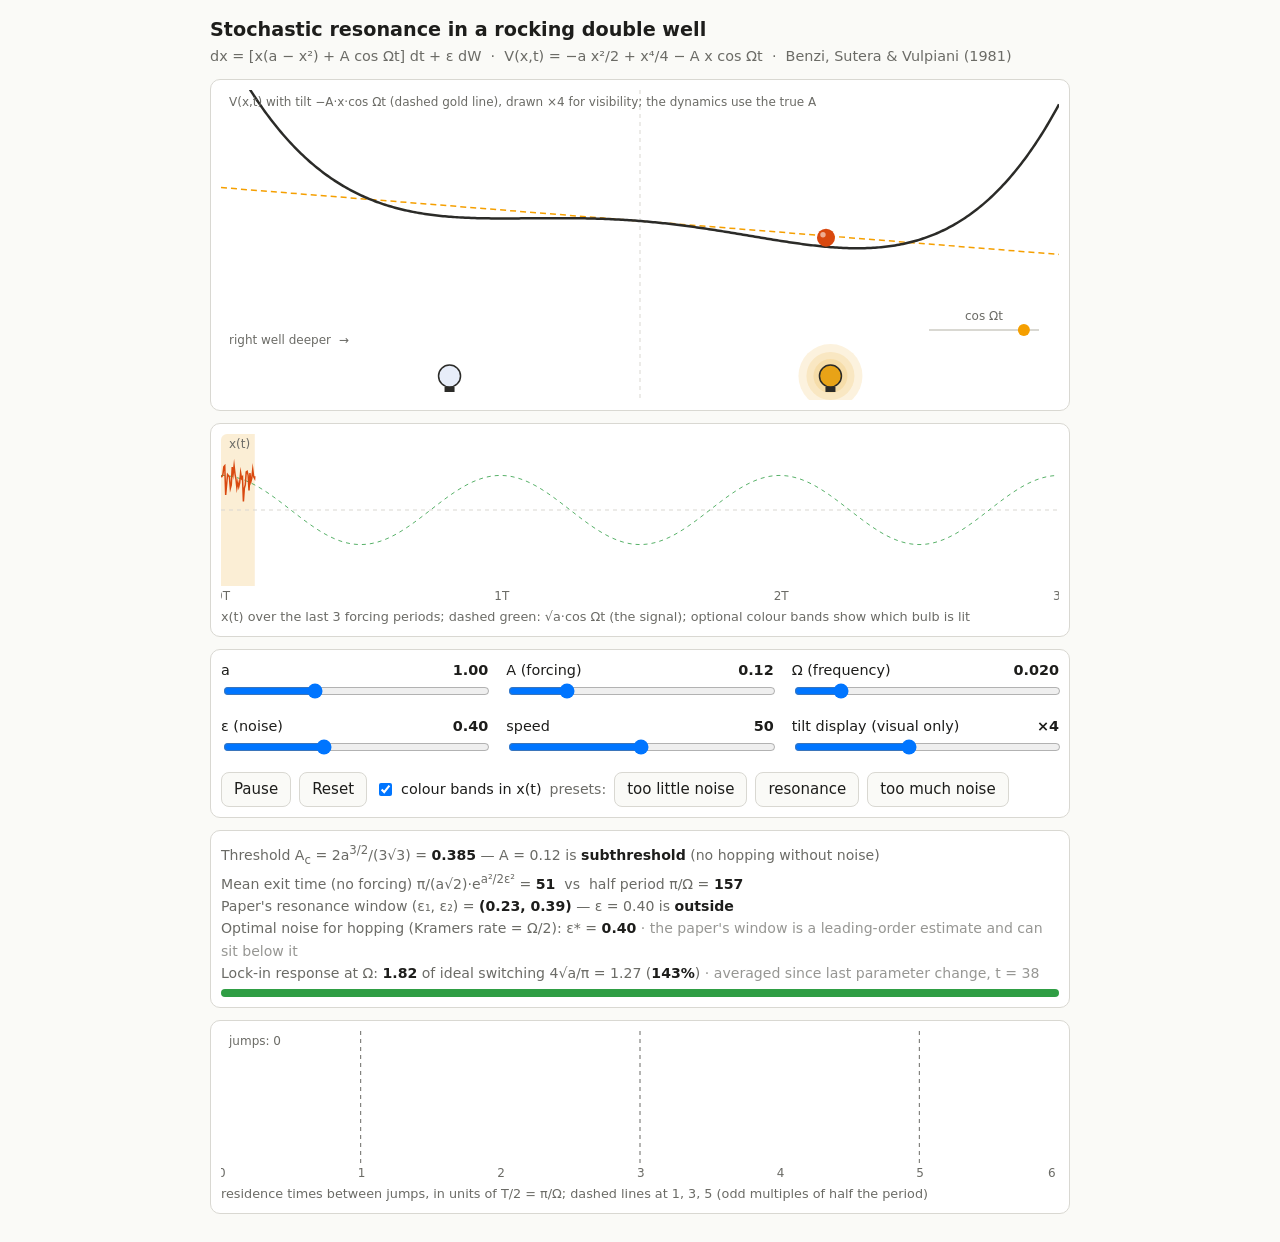
<file: animations/stochastic_resonance.html>
<!DOCTYPE html>
<html lang="en">
<head>
<meta charset="utf-8">
<meta name="viewport" content="width=device-width, initial-scale=1, viewport-fit=cover">
<title>Stochastic resonance in a rocking double well</title>
<style>
:root{--bg:#fafaf7;--fg:#1d1d1b;--muted:#6b6b66;--line:#d9d8d2;--panel:#fff;--curve:#2b2b28;--marble:#d9480f;--bars:#4c78c9;--sig:#2f9e44;--gold:#f59f00;box-sizing:border-box;padding-top:env(safe-area-inset-top,0px);padding-bottom:env(safe-area-inset-bottom,0px);color-scheme:light}
@media (prefers-color-scheme:dark){:root:not([data-theme="light"]){--bg:#161614;--fg:#ecebe6;--muted:#9a9990;--line:#3a3935;--panel:#1f1f1c;--curve:#e8e7e1;--marble:#ff8a4c;--bars:#6c95e0;--sig:#69db7c;--gold:#ffc53d;color-scheme:dark}}
:root[data-theme="dark"]{--bg:#161614;--fg:#ecebe6;--muted:#9a9990;--line:#3a3935;--panel:#1f1f1c;--curve:#e8e7e1;--marble:#ff8a4c;--bars:#6c95e0;--sig:#69db7c;--gold:#ffc53d;color-scheme:dark}
html{scroll-padding-top:env(safe-area-inset-top,0px)}
body{margin:0;background:var(--bg);color:var(--fg);font:15px/1.45 system-ui,-apple-system,"Segoe UI",Roboto,sans-serif}
main{max-width:860px;margin:0 auto;padding:16px}
h1{font-size:1.2rem;margin:0 0 2px}
p.sub{margin:0 0 12px;color:var(--muted);font-size:.9rem}
.card{background:var(--panel);border:1px solid var(--line);border-radius:10px;padding:10px;margin-bottom:12px}
canvas{display:block;width:100%;border-radius:6px}
#pot{height:310px}#traj{height:170px}#res{height:150px}
.controls{display:grid;grid-template-columns:repeat(auto-fit,minmax(200px,1fr));gap:10px 18px}
label{display:flex;justify-content:space-between;font-size:.9rem}
label b{font-variant-numeric:tabular-nums}
input[type=range]{width:100%}
.row{display:flex;flex-wrap:wrap;gap:8px;align-items:center;margin-top:10px}
button{font:inherit;padding:6px 12px;border-radius:8px;border:1px solid var(--line);background:var(--bg);color:var(--fg);cursor:pointer}
button:hover{border-color:var(--muted)}
.info{font-size:.88rem;color:var(--muted);font-variant-numeric:tabular-nums;line-height:1.6}
.info b{color:var(--fg)}.warn{color:#e03131}.ok{color:var(--sig)}
.legend{font-size:.8rem;color:var(--muted);margin-top:4px}
.bar{height:8px;border-radius:4px;background:var(--line);overflow:hidden;margin-top:4px}
.bar i{display:block;height:100%;width:0;background:var(--sig)}
</style>
</head>
<body>
<main>
<h1>Stochastic resonance in a rocking double well</h1>
<p class="sub">dx = [x(a − x²) + A cos Ωt] dt + ε dW &nbsp;·&nbsp; V(x,t) = −a x²/2 + x⁴/4 − A x cos Ωt &nbsp;·&nbsp; Benzi, Sutera &amp; Vulpiani (1981)</p>

<div class="card"><canvas id="pot"></canvas></div>

<div class="card"><canvas id="traj"></canvas>
<div class="legend">x(t) over the last 3 forcing periods; dashed green: √a·cos Ωt (the signal); optional colour bands show which bulb is lit</div></div>

<div class="card">
<div class="controls">
<div><label>a <b id="aV"></b></label><input id="a" type="range" min="0.5" max="2" step="0.05" value="1"></div>
<div><label>A (forcing) <b id="AV"></b></label><input id="A" type="range" min="0" max="0.6" step="0.01" value="0.12"></div>
<div><label>Ω (frequency) <b id="OV"></b></label><input id="O" type="range" min="0.005" max="0.1" step="0.005" value="0.02"></div>
<div><label>ε (noise) <b id="eV"></b></label><input id="e" type="range" min="0.05" max="1" step="0.01" value="0.4"></div>
<div><label>speed <b id="sV"></b></label><input id="s" type="range" min="1" max="100" step="1" value="50"></div>
<div><label>tilt display (visual only) <b id="kV"></b></label><input id="k" type="range" min="1" max="8" step="0.5" value="4"></div>
</div>
<div class="row">
<button id="pause">Pause</button><button id="reset">Reset</button>
<label style="gap:6px;align-items:center"><input id="bands" type="checkbox" checked> colour bands in x(t)</label>
<span class="info">presets:</span>
<button id="p1">too little noise</button><button id="p2">resonance</button><button id="p3">too much noise</button>
</div>
</div>

<div class="card info" id="info"></div>

<div class="card"><canvas id="res"></canvas>
<div class="legend">residence times between jumps, in units of T/2 = π/Ω; dashed lines at 1, 3, 5 (odd multiples of half the period)</div></div>
</main>

<script>
(function(){
const $=id=>document.getElementById(id);
const DT=0.01,NB=30,RMAX=6,YMIN=-3,YMAX=3,XMIN=-2.2,XMAX=2.2;
let a=1,A=0.12,Om=0.02,eps=0.4,speed=50,paused=false,tiltK=4;
let x,t,ht,hx,hs,lastPush,C,S,ta,side,lastSw,rc,nres,showBands=true;
const Lb=[0,0];
const lampCol=s=>{const r=document.documentElement,d=r.dataset.theme==='dark'||(r.dataset.theme!=='light'&&matchMedia('(prefers-color-scheme: dark)').matches);return s<0?(d?'#6c95e0':'#3b6fd1'):(d?'#ffc53d':'#e8a317');};
const randn=()=>{let u=0;while(!u)u=Math.random();return Math.sqrt(-2*Math.log(u))*Math.cos(2*Math.PI*Math.random());};
const css=n=>getComputedStyle(document.documentElement).getPropertyValue(n).trim();
const V=(y,tt)=>-a*y*y/2+y*y*y*y/4-tiltK*A*y*Math.cos(Om*tt);
const win=()=>6*Math.PI/Om;
function fit(c){const r=c.getBoundingClientRect(),d=window.devicePixelRatio||1;
 if(c.width!==Math.round(r.width*d)||c.height!==Math.round(r.height*d)){c.width=Math.round(r.width*d);c.height=Math.round(r.height*d);}
 const g=c.getContext('2d');g.setTransform(d,0,0,d,0,0);return{g,w:r.width,h:r.height};}
function resetStats(){C=0;S=0;ta=0;rc=new Float64Array(NB);nres=0;side=0;lastSw=null;}
function resetAll(){x=Math.sqrt(a);t=0;ht=[];hx=[];hs=[];lastPush=-1e9;resetStats();}

function step(){
 const sq=eps*Math.sqrt(DT),th=0.5*Math.sqrt(a),W=win(),ds=W/900,half=Math.PI/Om;
 for(let i=0;i<speed;i++){
  x+=(x*(a-x*x)+A*Math.cos(Om*t))*DT+sq*randn();t+=DT;
  C+=x*Math.cos(Om*t)*DT;S+=x*Math.sin(Om*t)*DT;ta+=DT;
  const s=x>th?1:(x<-th?-1:side);
  if(side!==0&&s!==side){if(lastSw!==null){const k=Math.floor((t-lastSw)/half/RMAX*NB);if(k<NB)rc[k]++;nres++;}lastSw=t;}
  side=s;
  if(t-lastPush>=ds){ht.push(t);hx.push(x);hs.push(side);lastPush=t;}
 }
 while(ht.length&&ht[0]<t-W){ht.shift();hx.shift();hs.shift();}
}

function drawPot(){
 const{g,w,h}=fit($('pot'));g.clearRect(0,0,w,h);
 const hp=h-48;  // bottom strip reserved for the bulbs
 const X=v=>(v-XMIN)/(XMAX-XMIN)*w,Y=v=>hp-(v-YMIN)/(YMAX-YMIN)*hp;
 g.strokeStyle=css('--line');g.lineWidth=1;g.setLineDash([4,4]);g.beginPath();g.moveTo(X(0),0);g.lineTo(X(0),h);g.stroke();g.setLineDash([]);
 const cs=Math.cos(Om*t);
 g.strokeStyle=css('--gold');g.lineWidth=1.5;g.setLineDash([6,4]);g.beginPath();
 g.moveTo(X(XMIN),Y(-tiltK*A*cs*XMIN));g.lineTo(X(XMAX),Y(-tiltK*A*cs*XMAX));g.stroke();g.setLineDash([]);
 g.strokeStyle=css('--curve');g.lineWidth=2.5;g.beginPath();
 for(let p=0;p<=w;p+=2){const xx=XMIN+p/w*(XMAX-XMIN),yy=Y(V(xx,t));p?g.lineTo(p,yy):g.moveTo(p,yy);}
 g.stroke();
  [-1,1].forEach((sg,k)=>{
  Lb[k]+=((side===sg?1:0)-Lb[k])*0.18;
  const b=Lb[k],cx=X(sg*Math.sqrt(a)),cy=hp+24,col=lampCol(sg);
  for(const r of [32,24,17]){g.globalAlpha=0.14*b;g.fillStyle=col;g.beginPath();g.arc(cx,cy,r,0,6.2832);g.fill();}
  g.globalAlpha=0.12+0.88*b;g.fillStyle=col;g.beginPath();g.arc(cx,cy,11,0,6.2832);g.fill();g.globalAlpha=1;
  g.strokeStyle=css('--curve');g.lineWidth=1.5;g.beginPath();g.arc(cx,cy,11,0,6.2832);g.stroke();
  g.fillStyle=css('--curve');g.fillRect(cx-5,cy+11,10,5);
 });
 const R=9,xc=Math.max(XMIN,Math.min(XMAX,x));
 g.fillStyle=css('--marble');g.beginPath();g.arc(X(xc),Y(V(xc,t))-R,R,0,6.2832);g.fill();
 g.fillStyle='rgba(255,255,255,.55)';g.beginPath();g.arc(X(xc)-3,Y(V(xc,t))-R-3,R*.3,0,6.2832);g.fill();
 g.fillStyle=css('--muted');g.font='12px system-ui,sans-serif';
 g.fillText(`V(x,t) with tilt −A·x·cos Ωt (dashed gold line), drawn ×${tiltK} for visibility; the dynamics use the true A`,8,16);
 g.fillText(Math.abs(cs)<0.15?'wells nearly level':(cs>0?'right well deeper  →':'←  left well deeper'),8,hp-8);
 const gx=w-130,gy=hp-22;
 g.strokeStyle=css('--line');g.lineWidth=2;g.beginPath();g.moveTo(gx,gy);g.lineTo(gx+110,gy);g.stroke();
 g.fillStyle=css('--gold');g.beginPath();g.arc(gx+55+55*cs,gy,6,0,6.2832);g.fill();
 g.fillStyle=css('--muted');g.fillText('cos Ωt',gx+36,gy-10);
}

function drawTraj(){
 const{g,w,h}=fit($('traj'));g.clearRect(0,0,w,h);
 const pb=18,H=h-pb,YR=2.2,W=win(),tE=Math.max(t,W),tS=tE-W;
 const X=v=>(v-tS)/W*w,Y=v=>H/2-Math.max(-YR,Math.min(YR,v))/YR*H/2;
 if(showBands&&ht.length>1){
  let i0=0;
  for(let i=1;i<=ht.length;i++){
   if(i===ht.length||hs[i]!==hs[i0]){
    if(hs[i0]!==0){const te=i===ht.length?t:ht[i];g.globalAlpha=0.18;g.fillStyle=lampCol(hs[i0]);g.fillRect(X(ht[i0]),0,X(te)-X(ht[i0]),H);g.globalAlpha=1;}
    i0=i;
   }
  }
 }
 g.strokeStyle=css('--line');g.lineWidth=1;g.setLineDash([4,4]);g.beginPath();g.moveTo(0,Y(0));g.lineTo(w,Y(0));g.stroke();
 g.strokeStyle=css('--sig');g.globalAlpha=.8;g.beginPath();
 for(let p=0;p<=w;p+=3){const tt=tS+p/w*W,yy=Y(Math.sqrt(a)*Math.cos(Om*tt));p?g.lineTo(p,yy):g.moveTo(p,yy);}
 g.stroke();g.globalAlpha=1;g.setLineDash([]);
 g.strokeStyle=css('--marble');g.lineWidth=1.5;g.beginPath();
 for(let i=0;i<ht.length;i++){const px=X(ht[i]),py=Y(hx[i]);i?g.lineTo(px,py):g.moveTo(px,py);}
 g.lineTo(X(t),Y(x));g.stroke();
 g.fillStyle=css('--muted');g.font='12px system-ui,sans-serif';g.fillText('x(t)',8,14);
 const T=2*Math.PI/Om;for(let k=Math.ceil(tS/T);k*T<=tE;k++)g.fillText(k+'T',X(k*T)-6,h-4);
}

function drawRes(){
 const{g,w,h}=fit($('res'));g.clearRect(0,0,w,h);
 const pb=18,H=h-pb,mx=Math.max(1,...rc)*1.1,bw=w/NB;
 g.fillStyle=css('--bars');g.globalAlpha=.7;
 for(let i=0;i<NB;i++){const bh=rc[i]/mx*H;g.fillRect(i*bw,H-bh,bw-1,bh);}
 g.globalAlpha=1;g.strokeStyle=css('--muted');g.setLineDash([4,4]);
 g.fillStyle=css('--muted');g.font='12px system-ui,sans-serif';
 for(let k=0;k<=RMAX;k++){const px=k/RMAX*w;if(k%2){g.beginPath();g.moveTo(px,0);g.lineTo(px,H);g.stroke();}g.fillText(k,Math.min(px,w-8)-3,h-4);}
 g.setLineDash([]);g.fillText(`jumps: ${nres}`,8,14);
}

function window12(){const d=4*A/Math.pow(a,1.5);
 if(d>=1)return null;const L=2*Math.log(2*Math.SQRT2*a/Om);return[a*Math.sqrt((1-d)/L),a*Math.sqrt((1+d)/L)];}
function updateInfo(){
 const Ac=2*Math.pow(a,1.5)/(3*Math.sqrt(3)),mu=Math.PI/(a*Math.SQRT2)*Math.exp(a*a/(2*eps*eps)),half=Math.PI/Om;
 const amp=ta>0?2/ta*Math.hypot(C,S):0,ideal=4*Math.sqrt(a)/Math.PI,win12=window12();
 const inW=win12&&eps>=win12[0]&&eps<=win12[1];
 $('info').innerHTML=
  `<div>Threshold A<sub>c</sub> = 2a<sup>3/2</sup>/(3√3) = <b>${Ac.toFixed(3)}</b> — A = ${A.toFixed(2)} is `+
  (A<Ac?`<span class="ok"><b>subthreshold</b></span> (no hopping without noise)`:`<span class="warn"><b>above threshold</b></span>: the marble can cross even with ε = 0`)+`</div>`+
  `<div>Mean exit time (no forcing) π/(a√2)·e<sup>a²/2ε²</sup> = <b>${mu<1e6?mu.toFixed(0):mu.toExponential(1)}</b> &nbsp;vs&nbsp; half period π/Ω = <b>${half.toFixed(0)}</b></div>`+
  `<div>Paper's resonance window (ε₁, ε₂) = `+(win12?`<b>(${win12[0].toFixed(2)}, ${win12[1].toFixed(2)})</b> — ε = ${eps.toFixed(2)} is `+(inW?`<span class="ok"><b>inside</b></span>`:`<b>outside</b>`):`not defined (needs 4A/a<sup>3/2</sup> &lt; 1)`)+`</div>`+
  `<div>Optimal noise for hopping (Kramers rate = Ω/2): ε* = <b>${epsStar().toFixed(2)}</b> <span style="opacity:.7">· the paper's window is a leading-order estimate and can sit below it</span></div>`+
  `<div>Lock-in response at Ω: <b>${amp.toFixed(2)}</b> of ideal switching 4√a/π = ${ideal.toFixed(2)} (<b>${(100*Math.min(amp/ideal,9.99)).toFixed(0)}%</b>) <span style="opacity:.7">· averaged since last parameter change, t = ${t.toFixed(0)}</span></div>`+
  `<div class="bar"><i style="width:${Math.min(100,100*amp/ideal)}%"></i></div>`;
}

function labels(){$('aV').textContent=a.toFixed(2);$('AV').textContent=A.toFixed(2);$('OV').textContent=Om.toFixed(3);$('eV').textContent=eps.toFixed(2);$('sV').textContent=speed;$('kV').textContent='×'+tiltK;}
function setEps(v){eps=Math.max(0.05,Math.min(1,v));$('e').value=eps;labels();resetStats();}
function frame(){if(!paused)step();drawPot();drawTraj();drawRes();updateInfo();requestAnimationFrame(frame);}

$('a').oninput=e=>{a=+e.target.value;labels();resetStats();};
$('A').oninput=e=>{A=+e.target.value;labels();resetStats();};
$('O').oninput=e=>{Om=+e.target.value;labels();ht=[];hx=[];hs=[];lastPush=-1e9;resetStats();};
$('e').oninput=e=>{eps=+e.target.value;labels();resetStats();};
$('s').oninput=e=>{speed=+e.target.value;labels();};
$('k').oninput=e=>{tiltK=+e.target.value;labels();};
$('bands').onchange=e=>{showBands=e.target.checked;};
$('pause').onclick=e=>{paused=!paused;e.target.textContent=paused?'Play':'Pause';};
$('reset').onclick=()=>resetAll();
function epsStar(){const L=Math.log(Math.SQRT2*a/(Math.PI*Om));return L>0?a/Math.sqrt(2*L):0.5*a;}
$('p1').onclick=()=>setEps(0.6*epsStar());
$('p2').onclick=()=>setEps(epsStar());
$('p3').onclick=()=>setEps(2*epsStar());
labels();resetAll();frame();
})();
</script>
</body>
</html>
</file>
<file: style.css>
/* Shared stylesheet for index.html and viewer.html */
:root{
  --bg:#fafaf8; --fg:#1f1f1c; --muted:#6b6b66; --line:#d9d8d2; --panel:#ffffff; --accent:#3778c8;
  color-scheme:light;
}
@media (prefers-color-scheme:dark){
  :root{--bg:#161614; --fg:#ecebe6; --muted:#9a9990; --line:#3a3935; --panel:#1f1f1c; --accent:#6aa5ee; color-scheme:dark}
}
*{box-sizing:border-box}
html,body{margin:0}
body{background:var(--bg);color:var(--fg);font:16px/1.55 system-ui,-apple-system,"Segoe UI",Roboto,sans-serif}
a{color:var(--accent)}

/* ---------- index ---------- */
.page{max-width:960px;margin:0 auto;padding:32px 18px 24px}
.page h1{font-size:1.8rem;margin:0 0 6px;line-height:1.2}
.lead{color:var(--muted);margin:0 0 8px;max-width:680px}
.page h2{font-size:1.15rem;margin:34px 0 4px}
.section-note{color:var(--muted);font-size:.92rem;margin:0 0 14px}
.grid{display:grid;grid-template-columns:repeat(auto-fill,minmax(270px,1fr));gap:14px}
.card{background:var(--panel);border:1px solid var(--line);border-radius:10px;padding:14px 16px;display:flex;flex-direction:column;gap:8px}
.card:hover{border-color:var(--muted)}
.card h3{font-size:1rem;margin:0}
.card h3 a{color:inherit;text-decoration:none}
.card h3 a::after{content:"";position:absolute;inset:0} /* whole card clickable */
.card{position:relative}
.card p{margin:0;color:var(--muted);font-size:.92rem;flex:1}
.card .links{display:flex;gap:14px;font-size:.88rem;position:relative;z-index:1}
footer{max-width:960px;margin:0 auto;padding:18px;border-top:1px solid var(--line);color:var(--muted);font-size:.88rem}

/* ---------- viewer ---------- */
body.viewer{height:100vh;height:100dvh;display:flex;flex-direction:column}
.bar{display:flex;align-items:center;gap:10px;flex-wrap:wrap;padding:8px 14px;background:var(--panel);border-bottom:1px solid var(--line)}
.bar .title{font-weight:600;flex:1;min-width:140px}
.bar a{text-decoration:none;border:1px solid var(--line);border-radius:7px;padding:4px 11px;color:var(--fg);font-size:.9rem;white-space:nowrap}
.bar a:hover{border-color:var(--muted)}
.bar a[aria-disabled="true"]{opacity:.35;pointer-events:none}
.bar .nav{display:flex;gap:6px}
iframe#frame{flex:1;width:100%;border:0;background:var(--bg)}

/* guides block */
.readme-note{margin:14px 0 10px;color:var(--fg)}
.guides{display:flex;flex-direction:column;align-items:flex-start;gap:10px}
.guide{display:flex;flex-wrap:wrap;align-items:center;gap:6px 16px}
.btn{display:inline-block;min-width:150px;text-align:center;background:var(--accent);color:#fff;text-decoration:none;font-weight:600;font-size:.95rem;padding:8px 18px;border-radius:8px}
.btn:hover{filter:brightness(1.1)}
.dl{font-size:.9rem}
.sep{border:0;border-top:1px solid var(--line);margin:26px 0 0}
</file>
